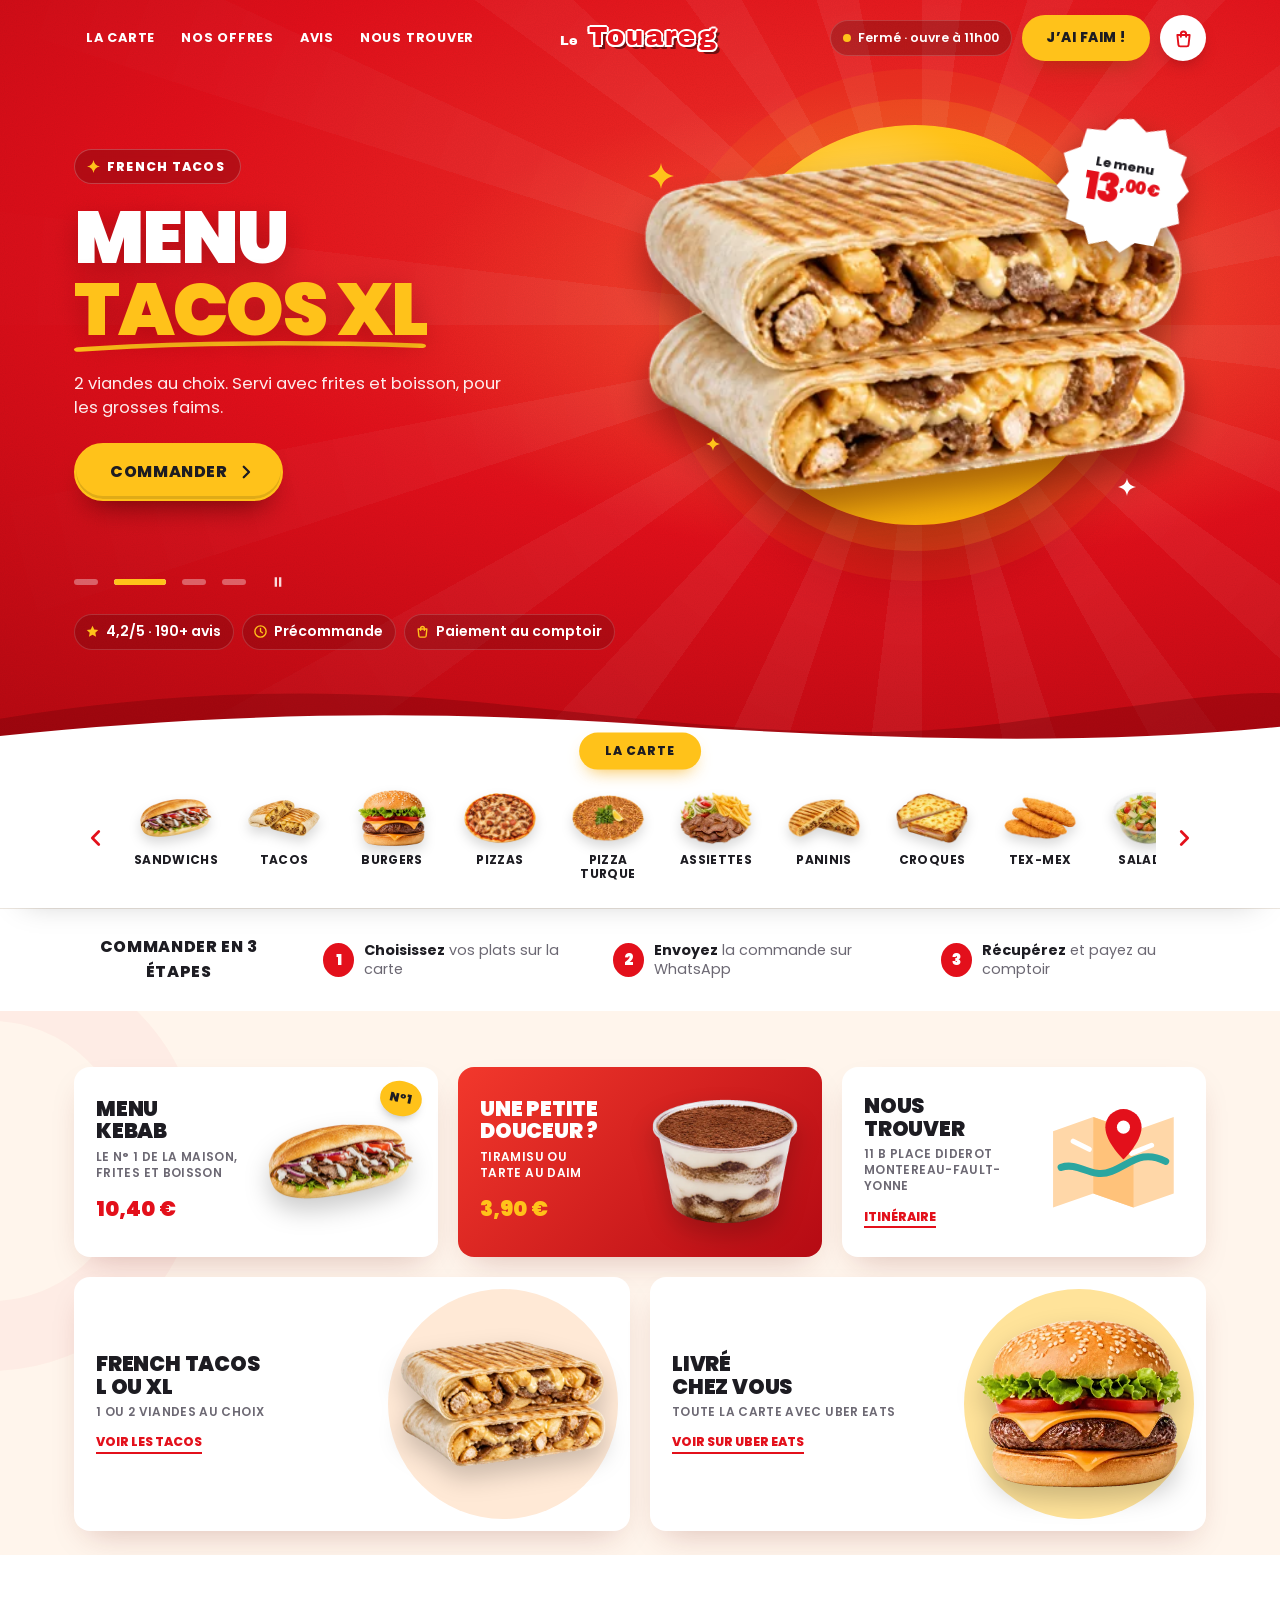
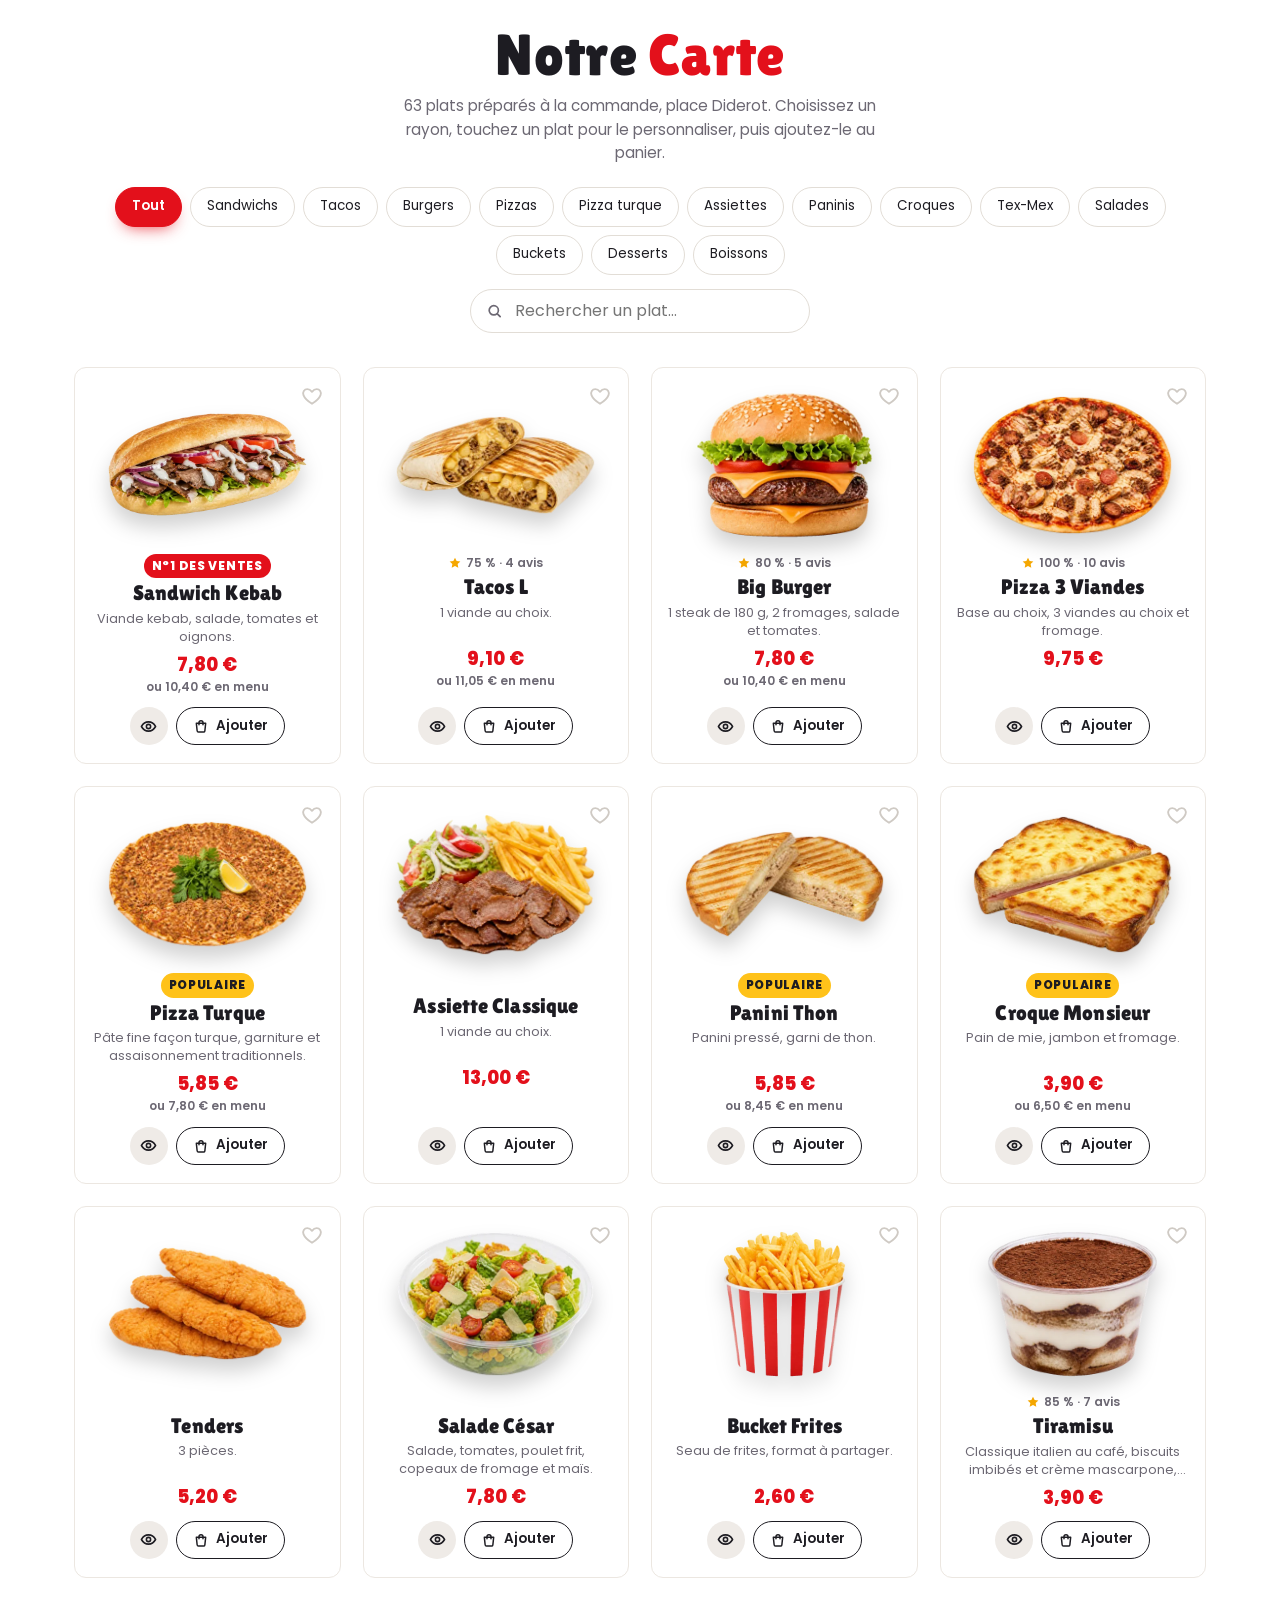
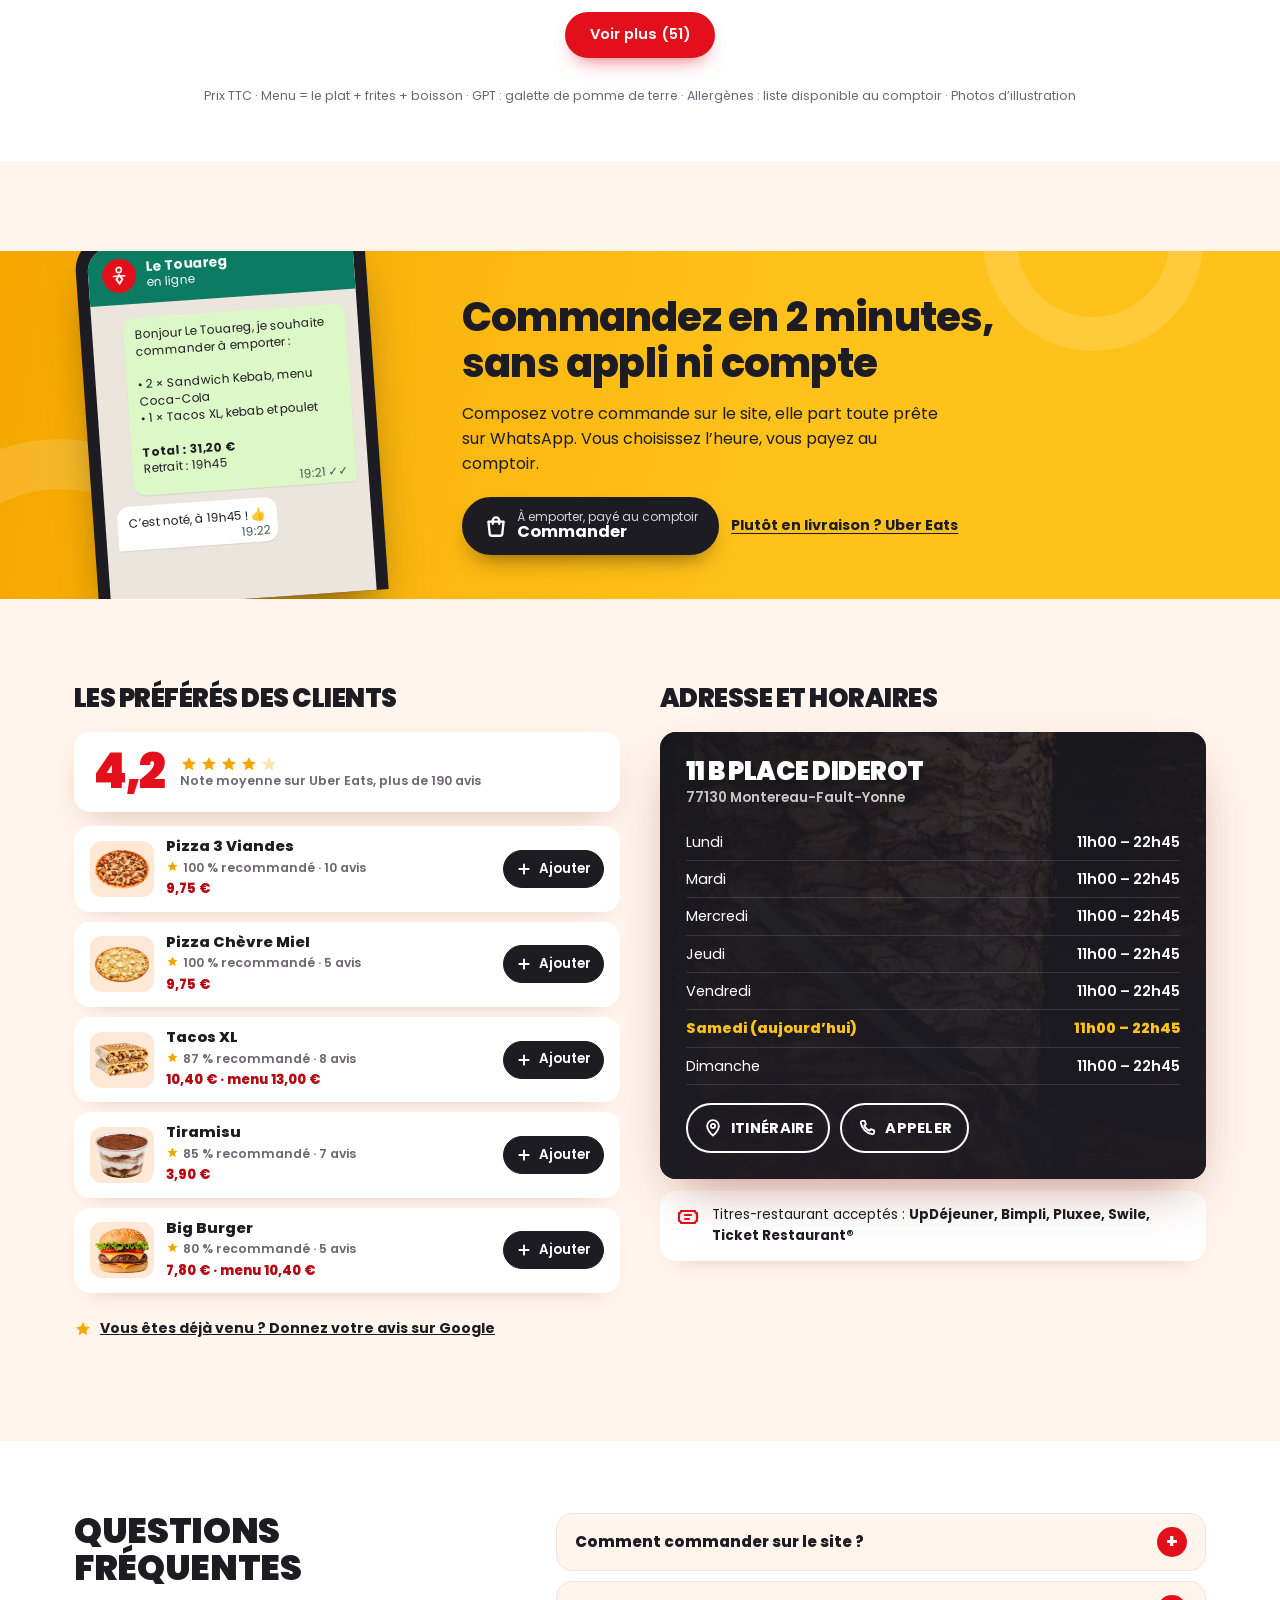
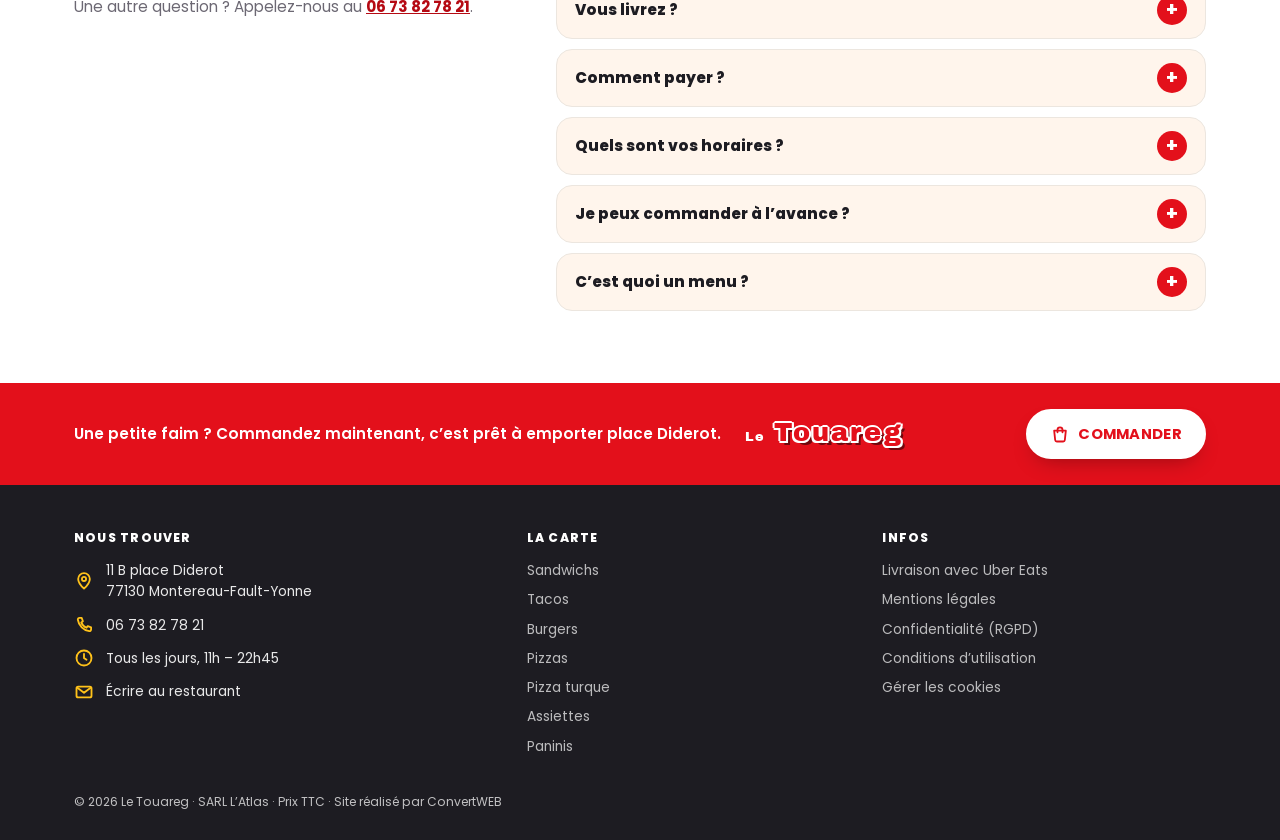
<file: index.html>
<!doctype html>
<html lang="fr">
<head>
<meta charset="utf-8">
<meta name="viewport" content="width=device-width, initial-scale=1, viewport-fit=cover">
<title>Le Touareg Montereau · Kebab, tacos, burgers, pizzas</title>
<meta name="description" content="Kebab, French tacos, burgers et pizzas place Diderot à Montereau-Fault-Yonne. Ouvert 7j/7 de 11h à 22h45. Commandez à emporter en ligne en 2 minutes.">
<meta http-equiv="Content-Security-Policy" content="default-src 'self'; script-src 'self' https://gc.zgo.at; style-src 'self' 'unsafe-inline'; img-src 'self' data: https://*.goatcounter.com; font-src 'self'; connect-src 'self' https://*.goatcounter.com; object-src 'none'; base-uri 'self'; form-action 'self'; upgrade-insecure-requests">
<meta name="referrer" content="strict-origin-when-cross-origin">
<meta name="robots" content="index, follow, max-image-preview:large">
<meta name="theme-color" content="#e3101b">
<meta name="format-detection" content="telephone=no">
<link rel="canonical" href="https://convert-web.github.io/Touareg/">
<link rel="icon" href="assets/img/favicon.ico" sizes="32x32">
<link rel="icon" href="assets/img/favicon.svg" type="image/svg+xml">
<link rel="apple-touch-icon" href="assets/img/apple-touch-icon.png">
<link rel="manifest" href="site.webmanifest">

<meta property="og:type" content="restaurant.restaurant">
<meta property="og:locale" content="fr_FR">
<meta property="og:site_name" content="Le Touareg">
<meta property="og:title" content="Le Touareg · Kebab, tacos, burgers & pizzas à Montereau">
<meta property="og:description" content="Place Diderot à Montereau-Fault-Yonne. Ouvert 7j/7 de 11h à 22h45. Commandez à emporter en 2 minutes.">
<meta property="og:url" content="https://convert-web.github.io/Touareg/">
<meta property="og:image" content="https://convert-web.github.io/Touareg/assets/img/og-image.jpg">
<meta property="og:image:type" content="image/jpeg">
<meta property="og:image:width" content="1200">
<meta property="og:image:height" content="630">
<meta property="og:image:alt" content="Sandwich kebab du Touareg sur fond rouge, menu à 10,40 €">
<meta name="twitter:card" content="summary_large_image">
<meta name="twitter:title" content="Le Touareg · Kebab, tacos, burgers & pizzas à Montereau">
<meta name="twitter:description" content="Place Diderot à Montereau-Fault-Yonne. Ouvert 7j/7 de 11h à 22h45.">
<meta name="twitter:image" content="https://convert-web.github.io/Touareg/assets/img/og-image.jpg">
<meta name="twitter:image:alt" content="Sandwich kebab du Touareg sur fond rouge, menu à 10,40 €">

<link rel="preload" href="assets/fonts/poppins-900.woff2" as="font" type="font/woff2" crossorigin>
<link rel="preload" href="assets/fonts/poppins-400.woff2" as="font" type="font/woff2" crossorigin>
<link rel="preload" href="assets/fonts/poppins-800.woff2" as="font" type="font/woff2" crossorigin>
<link rel="preload" as="image" href="assets/img/plats/kebab-420.webp" imagesrcset="assets/img/plats/kebab-160.webp 160w, assets/img/plats/kebab-420.webp 420w, assets/img/plats/kebab-600.webp 600w, assets/img/plats/kebab-840.webp 840w" imagesizes="(min-width: 768px) 560px, 300px" fetchpriority="high">
<link rel="stylesheet" href="assets/css/site.css?v=20261102a">

<script type="application/ld+json">
{
  "@context": "https://schema.org",
  "@type": "Restaurant",
  "name": "Le Touareg",
  "url": "https://convert-web.github.io/Touareg/",
  "image": "https://convert-web.github.io/Touareg/assets/img/og-image.jpg",
  "servesCuisine": ["Kebab", "French tacos", "Burgers", "Pizzas", "Sandwichs"],
  "priceRange": "€",
  "telephone": "+33 6 73 82 78 21",
  "address": {
    "@type": "PostalAddress",
    "streetAddress": "11 B place Diderot",
    "postalCode": "77130",
    "addressLocality": "Montereau-Fault-Yonne",
    "addressRegion": "Seine-et-Marne",
    "addressCountry": "FR"
  },
  "openingHoursSpecification": [{
    "@type": "OpeningHoursSpecification",
    "dayOfWeek": ["Monday", "Tuesday", "Wednesday", "Thursday", "Friday", "Saturday", "Sunday"],
    "opens": "11:00",
    "closes": "22:45"
  }],
  "hasMenu": "https://convert-web.github.io/Touareg/#carte",
  "acceptsReservations": false,
  "paymentAccepted": "Espèces, Carte bancaire, Titres-restaurant",
  "sameAs": ["https://www.ubereats.com/fr/store/le-touareg/Fxfsm_SqW_-STqValFyyPA"]
}
</script>
<script type="application/ld+json">
{
  "@context": "https://schema.org",
  "@type": "FAQPage",
  "mainEntity": [
    {"@type": "Question", "name": "Comment commander sur le site ?", "acceptedAnswer": {"@type": "Answer", "text": "Choisissez vos plats sur la carte, ouvrez le panier, indiquez votre prénom et l’heure de retrait. WhatsApp s’ouvre avec votre commande déjà écrite : appuyez sur Envoyer. Pas besoin de compte ni d’application à installer."}},
    {"@type": "Question", "name": "Vous livrez ?", "acceptedAnswer": {"@type": "Answer", "text": "Oui, avec Uber Eats. Sur ce site, les commandes sont à emporter : vous venez les chercher au 11 B place Diderot à Montereau-Fault-Yonne."}},
    {"@type": "Question", "name": "Comment payer ?", "acceptedAnswer": {"@type": "Answer", "text": "Vous payez au comptoir en récupérant votre commande. Les titres-restaurant sont acceptés : UpDéjeuner, Bimpli, Pluxee, Swile et Ticket Restaurant®."}},
    {"@type": "Question", "name": "Quels sont vos horaires ?", "acceptedAnswer": {"@type": "Answer", "text": "Tous les jours, de 11h à 22h45, midi et soir sans interruption."}},
    {"@type": "Question", "name": "Je peux commander à l’avance ?", "acceptedAnswer": {"@type": "Answer", "text": "Oui. Dans le panier, choisissez l’heure de retrait qui vous arrange, même pour plus tard dans la journée ou le lendemain si nous sommes fermés."}},
    {"@type": "Question", "name": "C’est quoi un menu ?", "acceptedAnswer": {"@type": "Answer", "text": "Le plat avec des frites et une boisson au choix : Coca-Cola, Pepsi ou Lipton Ice Tea. Sandwichs, tacos, burgers, pizzas turques, paninis et croques existent en menu."}}
  ]
}
</script>
</head>
<body>

<!-- Icônes -->
<svg width="0" height="0" style="position:absolute" aria-hidden="true">
  <symbol id="i-plus" viewBox="0 0 24 24"><path d="M12 5v14M5 12h14" stroke="currentColor" stroke-width="2.8" stroke-linecap="round" fill="none"/></symbol>
  <symbol id="i-sac" viewBox="0 0 24 24"><path d="M5 8h14l-1.2 11.2a2 2 0 0 1-2 1.8H8.2a2 2 0 0 1-2-1.8L5 8Z" fill="none" stroke="currentColor" stroke-width="2.2" stroke-linejoin="round"/><path d="M9 10V7a3 3 0 0 1 6 0v3" fill="none" stroke="currentColor" stroke-width="2.2" stroke-linecap="round"/></symbol>
  <symbol id="i-whatsapp" viewBox="0 0 24 24"><path fill="currentColor" d="M12.04 2a9.93 9.93 0 0 0-8.5 15.07L2 22l5.08-1.5A9.94 9.94 0 1 0 12.04 2Zm0 18.13a8.2 8.2 0 0 1-4.2-1.15l-.3-.18-3.02.89.9-2.94-.2-.31a8.2 8.2 0 1 1 6.82 3.69Zm4.5-6.14c-.25-.12-1.46-.72-1.69-.8-.23-.08-.39-.12-.56.12-.16.25-.64.8-.79.97-.14.16-.29.18-.54.06a6.7 6.7 0 0 1-1.97-1.22 7.4 7.4 0 0 1-1.37-1.7c-.14-.25 0-.38.11-.5l.37-.43c.12-.14.16-.25.25-.41.08-.16.04-.31-.02-.43-.06-.12-.56-1.34-.76-1.84-.2-.48-.4-.41-.56-.42h-.47a.9.9 0 0 0-.66.31 2.76 2.76 0 0 0-.86 2.05 4.8 4.8 0 0 0 1 2.55 11 11 0 0 0 4.2 3.71c.59.25 1.04.4 1.4.52.59.19 1.12.16 1.55.1.47-.07 1.46-.6 1.66-1.17.2-.58.2-1.07.15-1.17-.06-.1-.22-.17-.47-.29Z"/></symbol>
  <symbol id="i-tel" viewBox="0 0 24 24"><path d="M6.6 3.5h2.6l1.5 4-2 1.4a11 11 0 0 0 6.4 6.4l1.4-2 4 1.5v2.6a2 2 0 0 1-2.2 2A16.5 16.5 0 0 1 4.6 5.7a2 2 0 0 1 2-2.2Z" fill="none" stroke="currentColor" stroke-width="2.2" stroke-linejoin="round"/></symbol>
  <symbol id="i-scooter" viewBox="0 0 24 24"><g fill="none" stroke="currentColor" stroke-width="2.2" stroke-linecap="round" stroke-linejoin="round"><circle cx="6" cy="17" r="2.5"/><circle cx="18" cy="17" r="2.5"/><path d="M8.5 17h7M15 17l-1.5-7H11M13.5 10h3l1.5 4.5M4 13h5l1.5 4"/><path d="M3 8h6"/></g></symbol>
  <symbol id="i-horloge" viewBox="0 0 24 24"><g fill="none" stroke="currentColor" stroke-width="2.2" stroke-linecap="round"><circle cx="12" cy="12" r="9"/><path d="M12 7v5l3 2"/></g></symbol>
  <symbol id="i-lieu" viewBox="0 0 24 24"><g fill="none" stroke="currentColor" stroke-width="2.2"><path d="M12 21s-7-6.2-7-11.5a7 7 0 0 1 14 0C19 14.8 12 21 12 21Z" stroke-linejoin="round"/><circle cx="12" cy="9.5" r="2.5"/></g></symbol>
  <symbol id="i-etoile" viewBox="0 0 24 24"><path fill="currentColor" d="m12 2.8 2.8 5.9 6.4.8-4.7 4.4 1.2 6.4L12 17.1l-5.7 3.2 1.2-6.4L2.8 9.5l6.4-.8L12 2.8Z"/></symbol>
  <symbol id="i-ticket" viewBox="0 0 24 24"><path d="M3 8a2 2 0 0 0 2-2h14a2 2 0 0 0 2 2v8a2 2 0 0 0-2 2H5a2 2 0 0 0-2-2V8Z" fill="none" stroke="currentColor" stroke-width="2.2" stroke-linejoin="round"/><path d="M9 10h6M9 14h4" stroke="currentColor" stroke-width="2.2" stroke-linecap="round"/></symbol>
  <symbol id="i-check" viewBox="0 0 24 24"><path d="m5 12.5 4.5 4.5L19 7.5" fill="none" stroke="currentColor" stroke-width="2.8" stroke-linecap="round" stroke-linejoin="round"/></symbol>
  <symbol id="i-fermer" viewBox="0 0 24 24"><path d="M6 6l12 12M18 6 6 18" stroke="currentColor" stroke-width="2.6" stroke-linecap="round"/></symbol>
  <symbol id="i-menu" viewBox="0 0 24 24"><path d="M4 7h16M4 12h16M4 17h16" stroke="currentColor" stroke-width="2.6" stroke-linecap="round"/></symbol>
  <symbol id="i-oeil" viewBox="0 0 24 24"><g fill="none" stroke="currentColor" stroke-width="2.2"><path d="M2 12s3.6-6.5 10-6.5S22 12 22 12s-3.6 6.5-10 6.5S2 12 2 12Z" stroke-linejoin="round"/><circle cx="12" cy="12" r="3"/></g></symbol>
  <symbol id="i-coeur" viewBox="0 0 24 24"><path d="M12 20.5s-7.5-4.6-9.3-9.4C1.4 7.6 3.6 4.5 6.9 4.5c2.1 0 3.6 1.1 5.1 3 1.5-1.9 3-3 5.1-3 3.3 0 5.5 3.1 4.2 6.6-1.8 4.8-9.3 9.4-9.3 9.4Z" stroke="currentColor" stroke-width="2" stroke-linejoin="round"/></symbol>
  <symbol id="i-maison" viewBox="0 0 24 24"><path d="M3.5 11 12 4l8.5 7M6 9.5V20h4.5v-5.5h3V20H18V9.5" fill="none" stroke="currentColor" stroke-width="2.2" stroke-linecap="round" stroke-linejoin="round"/></symbol>
  <symbol id="i-liste" viewBox="0 0 24 24"><g fill="none" stroke="currentColor" stroke-width="2.2" stroke-linecap="round"><path d="M9 6h11M9 12h11M9 18h11"/><circle cx="4.5" cy="6" r="1.2" fill="currentColor"/><circle cx="4.5" cy="12" r="1.2" fill="currentColor"/><circle cx="4.5" cy="18" r="1.2" fill="currentColor"/></g></symbol>
  <symbol id="i-mail" viewBox="0 0 24 24"><g fill="none" stroke="currentColor" stroke-width="2.2" stroke-linejoin="round"><rect x="3" y="5.5" width="18" height="13" rx="2"/><path d="m4 7 8 6 8-6" stroke-linecap="round"/></g></symbol>
  <symbol id="i-loupe" viewBox="0 0 24 24"><g fill="none" stroke="currentColor" stroke-width="2.4" stroke-linecap="round"><circle cx="11" cy="11" r="6.5"/><path d="m16 16 4 4"/></g></symbol>
  <symbol id="i-gauche" viewBox="0 0 24 24"><path d="m15 5-7 7 7 7" fill="none" stroke="currentColor" stroke-width="3" stroke-linecap="round" stroke-linejoin="round"/></symbol>
  <symbol id="i-droite" viewBox="0 0 24 24"><path d="m9 5 7 7-7 7" fill="none" stroke="currentColor" stroke-width="3" stroke-linecap="round" stroke-linejoin="round"/></symbol>
  <symbol id="i-embleme" viewBox="0 0 32 44"><circle cx="16" cy="8.5" r="6" fill="none" stroke="currentColor" stroke-width="3.6"/><path d="M3 22.5h26" stroke="currentColor" stroke-width="3.6" stroke-linecap="round"/><path fill="currentColor" fill-rule="evenodd" d="M16 16.5 25.5 30 16 43.5 6.5 30Zm0 7.5-4.2 6 4.2 6 4.2-6Z"/></symbol>
  <symbol id="i-etincelle" viewBox="0 0 24 24"><path d="M12 0c.9 6.4 4.6 10.6 12 12-7.4 1.4-11.1 5.6-12 12-.9-6.4-4.6-10.6-12-12C7.4 10.6 11.1 6.4 12 0z" fill="currentColor"/></symbol>
  <symbol id="i-pause" viewBox="0 0 24 24"><path d="M7 5h3.5v14H7zM13.5 5H17v14h-3.5z" fill="currentColor"/></symbol>
  <symbol id="i-lecture" viewBox="0 0 24 24"><path d="M8 5.5v13a1 1 0 0 0 1.5.86l10.2-6.5a1 1 0 0 0 0-1.72L9.5 4.64A1 1 0 0 0 8 5.5z" fill="currentColor"/></symbol>
  <symbol id="i-fleche-courbe" viewBox="0 0 80 60"><path d="M6 50C14 22 36 10 64 12" fill="none" stroke="currentColor" stroke-width="7" stroke-linecap="round"/><path d="M52 2l16 10-14 13" fill="none" stroke="currentColor" stroke-width="7" stroke-linecap="round" stroke-linejoin="round"/></symbol>
</svg>

<a class="sr" href="#carte">Aller à la carte</a>

<!-- EN-TÊTE -->
<header class="entete" id="entete">
  <div class="wrap entete-wrap">
    <a class="logo" href="#haut" aria-label="Le Touareg, retour en haut">
      <span class="logo-nom"><span class="logo-le">Le</span> <span class="logo-mot">Touareg</span></span>
    </a>
    <nav class="nav" aria-label="Navigation principale">
      <a href="#carte">La carte</a>
      <a href="#offres">Nos offres</a>
      <a href="#avis">Avis</a>
      <a href="#infos">Nous trouver</a>
    </nav>
    <div class="entete-actions">
      <span class="statut" data-statut>Horaires</span>
      <a class="btn btn-faim grand-ecran" href="#carte">J’ai faim !</a>
      <button class="rond rond-panier grand-ecran" type="button" data-ouvrir-panier aria-label="Ouvrir le panier">
        <svg aria-hidden="true"><use href="#i-sac"/></svg>
        <span class="compteur" data-compteur>0</span>
      </button>
    </div>
  </div>
</header>

<main id="haut">

  <!-- HERO ROUGE -->
  <section class="hero" aria-roledescription="carrousel" aria-label="Nos spécialités">
    <h1 class="invisible">Le Touareg, kebab, tacos, burgers et pizzas à Montereau-Fault-Yonne</h1>
    <div class="hero-deco" aria-hidden="true"><span class="hero-rayons"></span><span class="hero-grain"></span></div>
    <div class="wrap">
      <div class="diapos" data-diapos></div>
      <div class="hero-commandes">
        <div class="points" role="tablist" aria-label="Choisir une spécialité" data-points></div>
        <button class="hero-pause" type="button" data-pause aria-label="Mettre en pause le défilement"><svg aria-hidden="true"><use href="#i-pause"/></svg></button>
      </div>
      <ul class="rassure">
        <li><svg aria-hidden="true"><use href="#i-etoile"/></svg>4,2/5 · 190+ avis</li>
        <li><svg aria-hidden="true"><use href="#i-horloge"/></svg><span data-delai>Prêt en ~20 min</span></li>
        <li><svg aria-hidden="true"><use href="#i-sac"/></svg>Paiement au comptoir</li>
      </ul>
    </div>
    <svg class="hero-dunes" viewBox="0 0 1440 120" preserveAspectRatio="none" aria-hidden="true">
      <path class="dune-1" d="M0 70C180 30 360 20 560 48s380 60 560 30 260-50 320-46V120H0z"/>
      <path class="dune-2" d="M0 96c240-34 470-40 720-18s500 34 720 4V120H0z"/>
    </svg>
  </section>

  <!-- BARRE DES RAYONS -->
  <section class="rayons" aria-label="Rayons de la carte">
    <span class="pilule">La carte</span>
    <div class="wrap rayons-wrap">
      <button class="fleche" type="button" data-defiler="-1" aria-label="Rayons précédents"><svg aria-hidden="true"><use href="#i-gauche"/></svg></button>
      <div class="rayons-liste" data-rayons role="tablist" aria-label="Rayons"></div>
      <button class="fleche" type="button" data-defiler="1" aria-label="Rayons suivants"><svg aria-hidden="true"><use href="#i-droite"/></svg></button>
    </div>
  </section>

  <!-- COMMENT ÇA MARCHE -->
  <section class="etapes" aria-labelledby="titre-etapes">
    <div class="wrap">
      <h2 class="etapes-titre" id="titre-etapes">Commander en 3 étapes</h2>
      <ol class="etapes-liste">
        <li><span class="etape-num" aria-hidden="true">1</span><span><b>Choisissez</b> vos plats sur la carte</span></li>
        <li><span class="etape-num" aria-hidden="true">2</span><span><b>Envoyez</b> la commande sur WhatsApp</span></li>
        <li><span class="etape-num" aria-hidden="true">3</span><span><b>Récupérez</b> et payez au comptoir</span></li>
      </ol>
    </div>
  </section>

  <!-- OFFRES (cartes) -->
  <section class="offres fond-creme" id="offres" aria-labelledby="titre-offres">
    <div class="wrap">
      <h2 class="sr" id="titre-offres">Nos offres</h2>
      <div class="cartes-offres">
        <article class="offre" data-ouvrir-plat="kebab" data-formule="menu">
          <div class="offre-texte">
            <h3>Menu<br>Kebab</h3>
            <p>Le n° 1 de la maison,<br>frites et boisson</p>
            <strong class="offre-prix" data-prix-de="kebab" data-formule-prix="menu">10,40 €</strong>
          </div>
          <img src="assets/img/plats/kebab-420.webp" srcset="assets/img/plats/kebab-160.webp 160w, assets/img/plats/kebab-420.webp 420w, assets/img/plats/kebab-600.webp 600w, assets/img/plats/kebab-840.webp 840w" sizes="(min-width: 1024px) 180px, 40vw" alt="Menu sandwich kebab" width="420" height="223" loading="lazy" decoding="async">
          <span class="sticker">N°1</span>
          <button class="sr" type="button" data-plat="kebab">Commander le menu kebab</button>
        </article>
        <article class="offre offre-rouge" data-aller-rayon="desserts">
          <div class="offre-texte">
            <h3>Une petite<br>douceur ?</h3>
            <p>Tiramisu ou<br>tarte au Daim</p>
            <strong class="offre-prix" data-prix-de="tiramisu">3,90 €</strong>
          </div>
          <img src="assets/img/plats/tiramisu-420.webp" srcset="assets/img/plats/tiramisu-160.webp 160w, assets/img/plats/tiramisu-420.webp 420w, assets/img/plats/tiramisu-600.webp 600w, assets/img/plats/tiramisu-840.webp 840w" sizes="(min-width: 1024px) 180px, 40vw" alt="Part de tiramisu" width="420" height="360" loading="lazy" decoding="async">
          <button class="sr" type="button" data-aller-rayon="desserts">Voir les desserts</button>
        </article>
        <a class="offre" href="https://www.google.com/maps/search/?api=1&query=Le+Touareg+11+B+place+Diderot+77130+Montereau-Fault-Yonne" target="_blank" rel="noopener">
          <div class="offre-texte">
            <h3>Nous<br>trouver</h3>
            <p>11 B place Diderot<br>Montereau-Fault-Yonne</p>
            <span class="offre-lien">Itinéraire</span>
          </div>
          <svg class="carte-illu" viewBox="0 0 140 120" role="img" aria-label="Plan avec repère">
            <path d="M10 30 50 16l40 14 40-14v76l-40 14-40-14-40 14Z" fill="#ffd7a8"/>
            <path d="M50 16v76l40 14V30Z" fill="#ffc27a"/>
            <path d="M18 66c18-6 30 12 50 4s30-22 54-10" fill="none" stroke="#2aa6a0" stroke-width="7" stroke-linecap="round"/>
            <path d="M30 40l16 8M88 52l20-8" stroke="#fff" stroke-width="5" stroke-linecap="round"/>
            <path d="M80 8a18 18 0 0 0-18 18c0 15 18 32 18 32s18-17 18-32A18 18 0 0 0 80 8Z" fill="#e3101b"/>
            <circle cx="80" cy="26" r="6.5" fill="#fff"/>
          </svg>
        </a>
        <article class="offre offre-large" data-aller-rayon="tacos">
          <div class="offre-texte">
            <h3>French tacos<br>L ou XL</h3>
            <p>1 ou 2 viandes au choix</p>
            <span class="offre-lien">Voir les tacos</span>
          </div>
          <div class="offre-rond"><img src="assets/img/plats/tacos-xl-420.webp" srcset="assets/img/plats/tacos-xl-160.webp 160w, assets/img/plats/tacos-xl-420.webp 420w, assets/img/plats/tacos-xl-600.webp 600w, assets/img/plats/tacos-xl-840.webp 840w" sizes="(min-width: 1024px) 230px, 40vw" alt="French tacos garni de viande" width="420" height="263" loading="lazy" decoding="async"></div>
          <button class="sr" type="button" data-aller-rayon="tacos">Voir les tacos</button>
        </article>
        <a class="offre offre-large" href="https://www.ubereats.com/fr/store/le-touareg/Fxfsm_SqW_-STqValFyyPA" target="_blank" rel="noopener">
          <div class="offre-texte">
            <h3>Livré<br>chez vous</h3>
            <p>Toute la carte avec Uber Eats</p>
            <span class="offre-lien">Voir sur Uber Eats</span>
          </div>
          <div class="offre-rond offre-rond-jaune"><img src="assets/img/plats/big-burger-420.webp" srcset="assets/img/plats/big-burger-160.webp 160w, assets/img/plats/big-burger-420.webp 420w, assets/img/plats/big-burger-600.webp 600w, assets/img/plats/big-burger-840.webp 840w" sizes="(min-width: 1024px) 230px, 40vw" alt="Big burger" width="420" height="348" loading="lazy" decoding="async"></div>
        </a>
      </div>
    </div>
  </section>

  <!-- LA CARTE -->
  <section class="carte" id="carte" aria-labelledby="titre-carte">
    <div class="wrap">
      <div class="carte-tete">
        <h2 class="titre-carte" id="titre-carte">Notre <em>Carte</em></h2>
        <p>63 plats préparés à la commande, place Diderot. Choisissez un rayon, touchez un plat pour le personnaliser, puis ajoutez-le au panier.</p>
      </div>
      <div class="reprise-zone" data-reprise hidden></div>
      <div class="filtres" role="tablist" aria-label="Filtrer la carte" data-filtres></div>
      <label class="recherche">
        <span class="sr">Rechercher un plat</span>
        <svg aria-hidden="true"><use href="#i-loupe"/></svg>
        <input type="search" id="recherche" placeholder="Rechercher un plat…" autocomplete="off" data-recherche>
      </label>
      <div class="grille-plats" data-carte aria-live="polite"></div>
      <div class="vide" data-vide hidden><strong>Aucun plat trouvé</strong>Essayez un autre mot, par exemple « poulet » ou « tacos ».</div>
      <div class="voir-plus"><button class="btn" type="button" data-voir-plus hidden>Voir plus</button></div>
      <p class="carte-pied">Prix TTC · Menu = le plat + frites + boisson · GPT : galette de pomme de terre · Allergènes : liste disponible au comptoir · Photos d’illustration</p>
    </div>
  </section>

  <!-- BANDEAU JAUNE -->
  <section class="bandeau-jaune" aria-labelledby="titre-whatsapp">
    <div class="bj-deco" aria-hidden="true"><i></i><i></i></div>
    <div class="wrap bj-wrap">
      <div class="telephone" aria-hidden="true">
        <div class="tel-ecran">
          <div class="tel-barre"><span class="tel-avatar"><svg><use href="#i-embleme"/></svg></span><span><b>Le Touareg</b><small>en ligne</small></span></div>
          <div class="tel-fil">
            <div class="bulle">Bonjour Le Touareg, je souhaite commander à emporter :<br><br>• 2 × Sandwich Kebab, menu Coca-Cola<br>• 1 × Tacos XL, kebab et poulet<br><br><b>Total : 31,20 €</b><br>Retrait : 19h45<span class="heure">19:21 ✓✓</span></div>
            <div class="bulle bulle-recue">C’est noté, à 19h45 ! 👍<span class="heure">19:22</span></div>
          </div>
        </div>
      </div>
      <div class="bj-texte">
        <h2 id="titre-whatsapp">Commandez en 2 minutes,<br>sans appli ni compte</h2>
        <p>Composez votre commande sur le site, elle part toute prête sur WhatsApp. Vous choisissez l’heure, vous payez au comptoir.</p>
        <div class="bj-boutons">
          <a class="btn btn-noir" href="#carte"><svg aria-hidden="true"><use href="#i-sac"/></svg><span><small>À emporter, payé au comptoir</small>Commander</span></a>
          <a class="lien-sobre" href="https://www.ubereats.com/fr/store/le-touareg/Fxfsm_SqW_-STqValFyyPA" target="_blank" rel="noopener">Plutôt en livraison ? Uber Eats</a>
        </div>
      </div>
    </div>
  </section>

  <!-- AVIS + INFOS -->
  <section class="duo fond-creme" aria-label="Avis et horaires">
    <div class="wrap duo-grille">
      <div class="duo-col" id="avis">
        <h2 class="duo-titre">Les préférés des clients</h2>
        <div class="note-globale">
          <strong>4,2</strong>
          <div><span class="etoiles" aria-hidden="true"><svg><use href="#i-etoile"/></svg><svg><use href="#i-etoile"/></svg><svg><use href="#i-etoile"/></svg><svg><use href="#i-etoile"/></svg><svg class="pale"><use href="#i-etoile"/></svg></span>
          <small>Note moyenne sur Uber Eats, plus de 190 avis</small></div>
        </div>
        <ul class="favoris-clients" data-palmares></ul>
        <a class="lien-avis" href="https://www.google.com/maps/search/?api=1&amp;query=Le+Touareg+11+B+place+Diderot+77130+Montereau-Fault-Yonne" target="_blank" rel="noopener" data-suivi="avis-google"><svg aria-hidden="true"><use href="#i-etoile"/></svg>Vous êtes déjà venu ? Donnez votre avis sur Google</a>
      </div>
      <div class="duo-col" id="infos">
        <h2 class="duo-titre">Adresse et horaires</h2>
        <div class="infos-carte">
          <img src="assets/img/broche-900.webp" srcset="assets/img/broche-900.webp 900w, assets/img/broche-1600.webp 1600w" sizes="(min-width: 900px) 560px, 100vw" alt="Broche de viande kebab en cuisson" width="900" height="1350" loading="lazy" decoding="async">
          <div class="infos-contenu">
            <address>11 B place Diderot<small>77130 Montereau-Fault-Yonne</small></address>
            <table class="horaires" data-horaires><caption class="sr">Horaires d’ouverture</caption><tbody></tbody></table>
            <div class="infos-boutons">
              <a class="btn btn-contour" href="https://www.google.com/maps/search/?api=1&query=Le+Touareg+11+B+place+Diderot+77130+Montereau-Fault-Yonne" target="_blank" rel="noopener"><svg aria-hidden="true"><use href="#i-lieu"/></svg>Itinéraire</a>
              <a class="btn btn-contour" href="tel:+33673827821"><svg aria-hidden="true"><use href="#i-tel"/></svg>Appeler</a>
            </div>
          </div>
        </div>
        <div class="titres"><svg aria-hidden="true"><use href="#i-ticket"/></svg><span>Titres-restaurant acceptés : <b data-titres></b></span></div>
      </div>
    </div>
  </section>

  <!-- QUESTIONS FRÉQUENTES -->
  <section class="faq" id="faq" aria-labelledby="titre-faq">
    <div class="wrap faq-wrap">
      <div class="faq-tete">
        <h2 id="titre-faq">Questions fréquentes</h2>
        <p>Une autre question ? Appelez-nous au <a href="tel:+33673827821">06 73 82 78 21</a>.</p>
      </div>
      <div class="faq-liste">
        <details><summary>Comment commander sur le site ?</summary><p>Choisissez vos plats sur la carte, ouvrez le panier, indiquez votre prénom et l’heure de retrait. WhatsApp s’ouvre avec votre commande déjà écrite : appuyez sur Envoyer. Pas besoin de compte ni d’application à installer.</p></details>
        <details><summary>Vous livrez ?</summary><p>Oui, avec Uber Eats. Sur ce site, les commandes sont à emporter : vous venez les chercher au 11 B place Diderot à Montereau-Fault-Yonne.</p></details>
        <details><summary>Comment payer ?</summary><p>Vous payez au comptoir en récupérant votre commande. Les titres-restaurant sont acceptés : UpDéjeuner, Bimpli, Pluxee, Swile et Ticket Restaurant®.</p></details>
        <details><summary>Quels sont vos horaires ?</summary><p>Tous les jours, de 11h à 22h45, midi et soir sans interruption.</p></details>
        <details><summary>Je peux commander à l’avance ?</summary><p>Oui. Dans le panier, choisissez l’heure de retrait qui vous arrange, même pour plus tard dans la journée ou le lendemain si nous sommes fermés.</p></details>
        <details><summary>C’est quoi un menu ?</summary><p>Le plat avec des frites et une boisson au choix : Coca-Cola, Pepsi ou Lipton Ice Tea. Sandwichs, tacos, burgers, pizzas turques, paninis et croques existent en menu.</p></details>
      </div>
    </div>
  </section>

</main>

<!-- PIED DE PAGE -->
<footer class="pied">
  <div class="pied-rouge">
    <div class="wrap pied-rouge-wrap">
      <div class="pied-accroche">
        <span class="logo"><span class="logo-nom"><span class="logo-le">Le</span> <span class="logo-mot">Touareg</span></span></span>
        <p>Une petite faim ? Commandez maintenant, c’est prêt à emporter place Diderot.</p>
      </div>
      <a class="btn btn-blanc" href="#carte"><svg aria-hidden="true"><use href="#i-sac"/></svg>Commander</a>
    </div>
  </div>
  <div class="pied-noir">
    <div class="wrap">
      <div class="pied-cols">
        <div>
          <h2 class="pied-titre">Nous trouver</h2>
          <ul class="pied-contact">
            <li><a href="https://www.google.com/maps/search/?api=1&amp;query=Le+Touareg+11+B+place+Diderot+77130+Montereau-Fault-Yonne" target="_blank" rel="noopener"><svg aria-hidden="true"><use href="#i-lieu"/></svg><span>11 B place Diderot<br>77130 Montereau-Fault-Yonne</span></a></li>
            <li><a href="tel:+33673827821"><svg aria-hidden="true"><use href="#i-tel"/></svg><span>06 73 82 78 21</span></a></li>
            <li><span><svg aria-hidden="true"><use href="#i-horloge"/></svg><span>Tous les jours, 11h – 22h45</span></span></li>
            <li><a href="#" data-email="jamel.tp|hotmail.com"><svg aria-hidden="true"><use href="#i-mail"/></svg>Écrire au restaurant</a></li>
          </ul>
        </div>
        <div class="pied-col-carte"><h2 class="pied-titre">La carte</h2><ul data-pied-carte></ul></div>
        <div>
          <h2 class="pied-titre">Infos</h2>
          <ul>
            <li><a href="https://www.ubereats.com/fr/store/le-touareg/Fxfsm_SqW_-STqValFyyPA" target="_blank" rel="noopener">Livraison avec Uber Eats</a></li>
            <li><a href="mentions-legales.html">Mentions légales</a></li>
            <li><a href="politique-de-confidentialite.html">Confidentialité (RGPD)</a></li>
            <li><a href="cgu.html">Conditions d’utilisation</a></li>
            <li><a href="#" data-gerer-cookies>Gérer les cookies</a></li>
          </ul>
        </div>
      </div>
      <p class="pied-copy">© <span data-annee>2026</span> Le Touareg · SARL L’Atlas · Prix TTC · Site réalisé par ConvertWEB</p>
    </div>
  </div>
</footer>

<!-- Barre de navigation basse (mobile et tablette) -->
<nav class="nav-basse" aria-label="Navigation rapide">
  <a href="#haut" data-nav-basse="haut"><svg aria-hidden="true"><use href="#i-maison"/></svg><span>Accueil</span></a>
  <a href="#carte" data-nav-basse="carte"><svg aria-hidden="true"><use href="#i-liste"/></svg><span>Carte</span></a>
  <button class="nav-panier" type="button" data-ouvrir-panier aria-label="Ouvrir le panier">
    <span class="nav-panier-rond"><svg aria-hidden="true"><use href="#i-sac"/></svg><span class="compteur" data-compteur>0</span></span>
    <span class="prix" data-total-nav>Panier</span>
  </button>
  <a href="tel:+33673827821"><svg aria-hidden="true"><use href="#i-tel"/></svg><span>Appeler</span></a>
  <a href="#infos" data-nav-basse="infos"><svg aria-hidden="true"><use href="#i-lieu"/></svg><span>Infos</span></a>
</nav>

<!-- Fiche produit -->
<dialog class="fiche" id="fiche" aria-labelledby="fiche-titre">
  <form class="fiche-boite" method="dialog" data-fiche-form novalidate></form>
</dialog>

<!-- Panier -->
<dialog class="panier" id="panier" aria-labelledby="panier-titre">
  <div class="panier-boite">
    <div class="panier-tete">
      <h2 id="panier-titre">Mon panier</h2>
      <button class="rond rond-gris" type="button" data-fermer-panier aria-label="Fermer le panier"><svg aria-hidden="true"><use href="#i-fermer"/></svg></button>
    </div>
    <div class="panier-corps" data-panier-corps></div>
    <div class="panier-pied" data-panier-pied></div>
  </div>
</dialog>

<div class="toast" role="status" aria-live="polite" data-toast></div>

<script src="js/donnees.js?v=20261102a"></script>
<script src="js/site.js?v=20261102a"></script>
<script src="js/consentement.js?v=20261102a" defer></script>
</body>
</html>
</file>
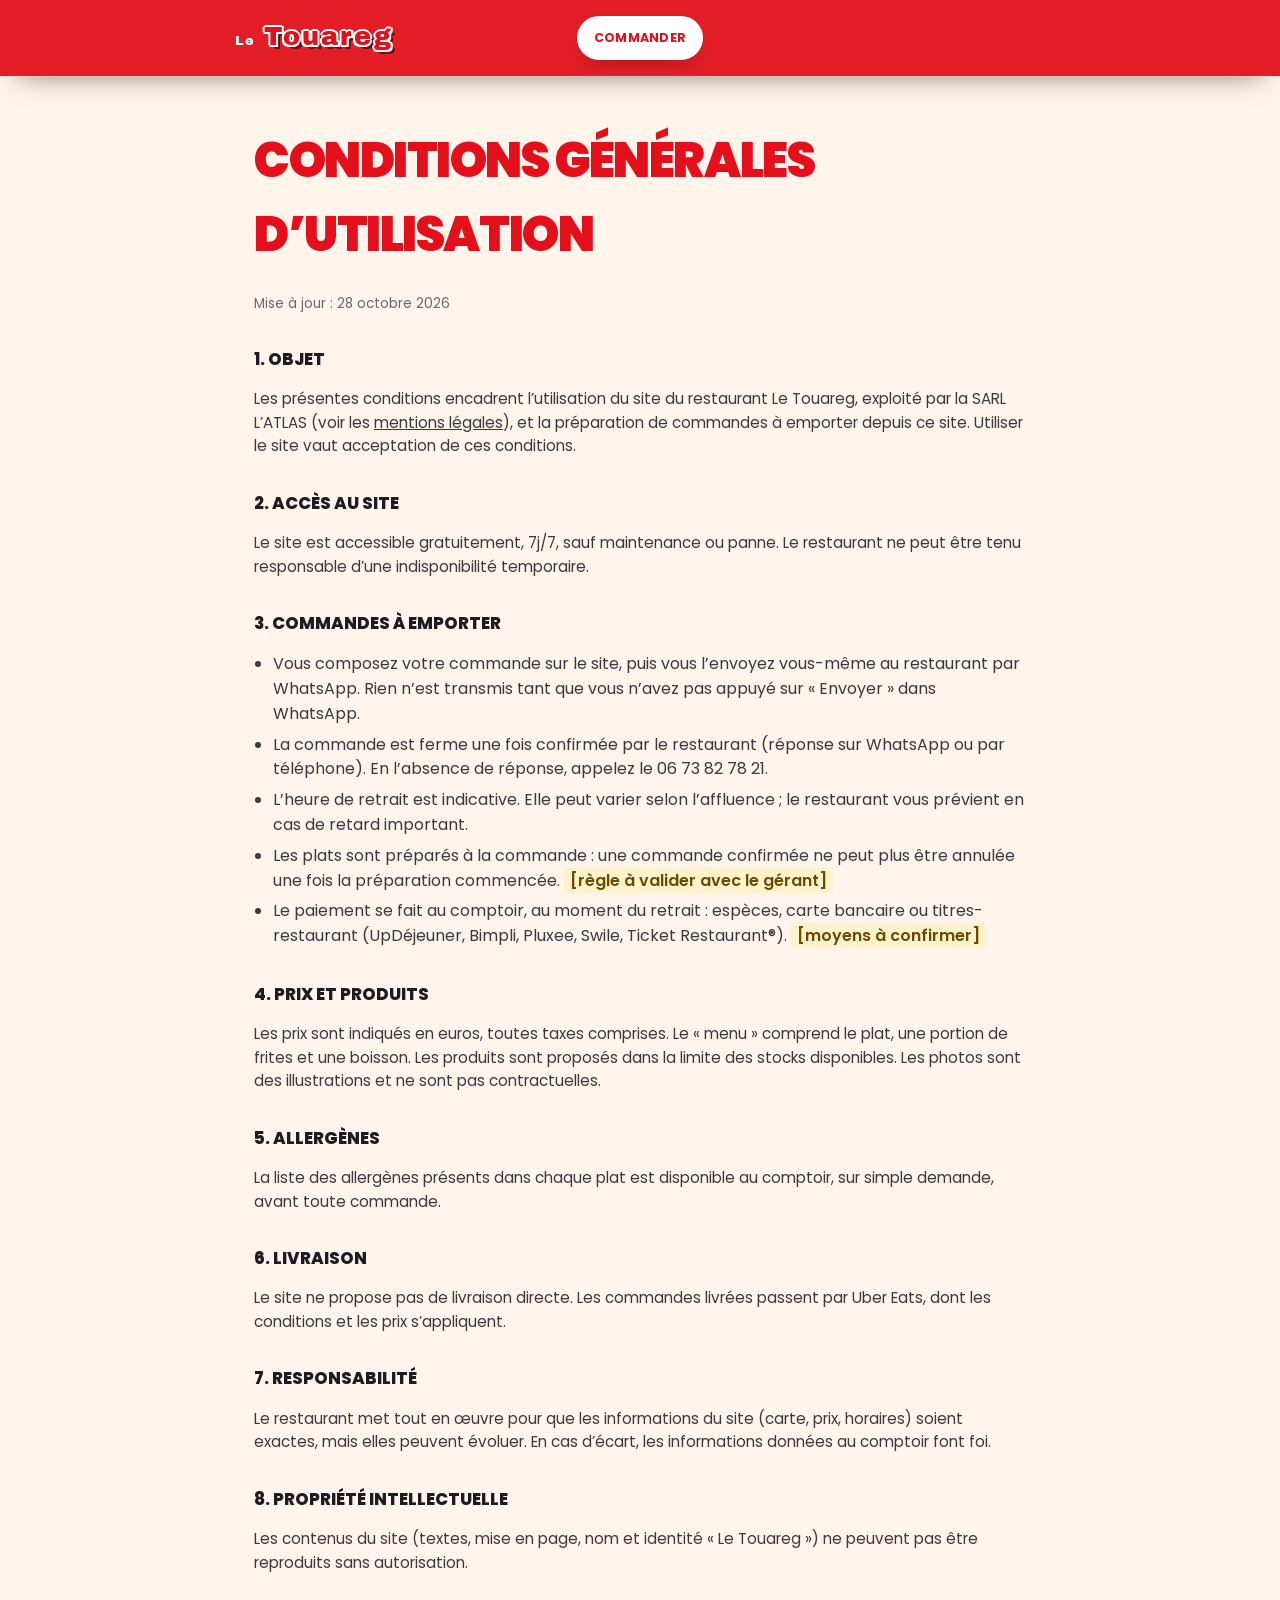
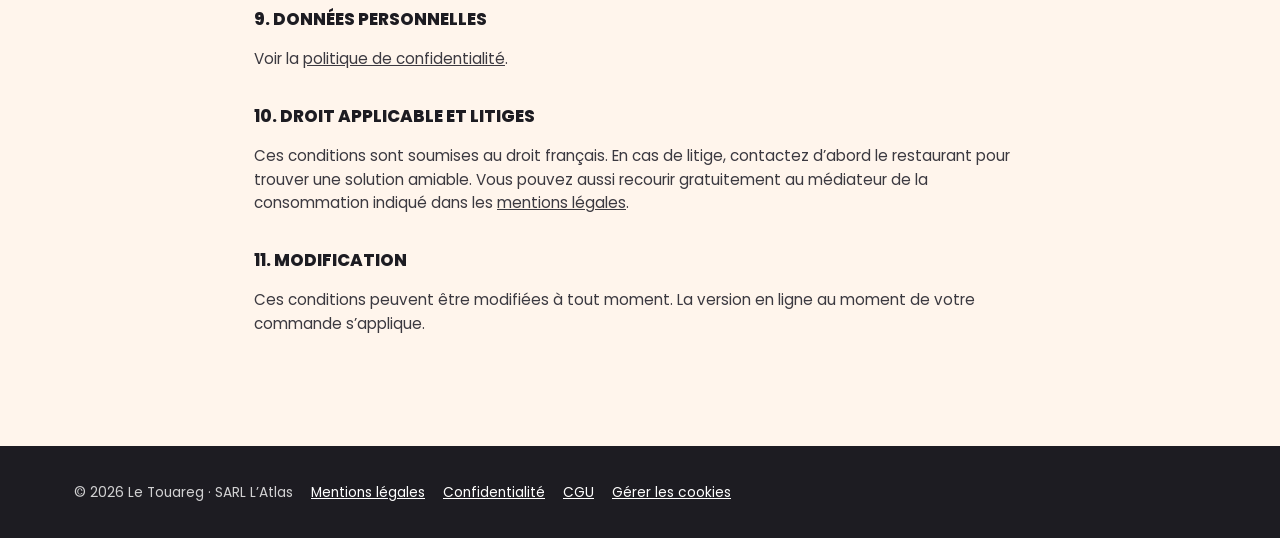
<file: cgu.html>
<!doctype html>
<html lang="fr">
<head>
<meta charset="utf-8">
<meta name="viewport" content="width=device-width, initial-scale=1, viewport-fit=cover">

<title>Conditions d’utilisation · Le Touareg Montereau</title>
<meta name="description" content="Conditions générales d’utilisation du site du Touareg et des commandes à emporter envoyées par WhatsApp.">
<meta http-equiv="Content-Security-Policy" content="default-src 'self'; script-src 'self' https://gc.zgo.at; style-src 'self' 'unsafe-inline'; img-src 'self' data: https://*.goatcounter.com; font-src 'self'; connect-src 'self' https://*.goatcounter.com; object-src 'none'; base-uri 'self'; form-action 'self'; upgrade-insecure-requests">
<meta name="referrer" content="strict-origin-when-cross-origin">
<meta name="robots" content="index, follow">
<meta name="theme-color" content="#e3101b">
<link rel="canonical" href="https://convert-web.github.io/Touareg/cgu.html">
<link rel="icon" href="assets/img/favicon.ico" sizes="32x32">
<link rel="icon" href="assets/img/favicon.svg" type="image/svg+xml">
<link rel="apple-touch-icon" href="assets/img/apple-touch-icon.png">
<meta property="og:type" content="website">
<meta property="og:locale" content="fr_FR">
<meta property="og:site_name" content="Le Touareg">
<meta property="og:title" content="Conditions d’utilisation · Le Touareg Montereau">
<meta property="og:description" content="Conditions générales d’utilisation du site du Touareg et des commandes à emporter envoyées par WhatsApp.">
<meta property="og:image" content="https://convert-web.github.io/Touareg/assets/img/og-image.jpg">
<meta property="og:image:alt" content="Sandwich kebab du Touareg sur fond rouge">
<meta name="twitter:card" content="summary_large_image">
<link rel="stylesheet" href="assets/css/site.css?v=20261102a">
<script src="js/donnees.js?v=20261102a" defer></script>
<script src="js/consentement.js?v=20261102a" defer></script>
</head>
<body class="page-legale">
<header class="entete plein">
  <div class="wrap entete-wrap">
    <a class="logo" href="index.html" aria-label="Le Touareg, retour à l’accueil"><span class="logo-nom"><span class="logo-le">Le</span> <span class="logo-mot">Touareg</span></span></a>
    <div class="entete-actions"><a class="btn btn-blanc btn-petit" href="index.html#carte">Commander</a></div>
  </div>
</header>
<main class="page-texte">
  <div class="wrap">
    <h1>Conditions générales d’utilisation</h1>
    <p class="maj">Mise à jour : 28 octobre 2026</p>

    <h2>1. Objet</h2>
    <p>Les présentes conditions encadrent l’utilisation du site du restaurant Le Touareg, exploité par la SARL L’ATLAS (voir les <a href="mentions-legales.html">mentions légales</a>), et la préparation de commandes à emporter depuis ce site. Utiliser le site vaut acceptation de ces conditions.</p>

    <h2>2. Accès au site</h2>
    <p>Le site est accessible gratuitement, 7j/7, sauf maintenance ou panne. Le restaurant ne peut être tenu responsable d’une indisponibilité temporaire.</p>

    <h2>3. Commandes à emporter</h2>
    <ul>
      <li>Vous composez votre commande sur le site, puis vous l’envoyez vous-même au restaurant par WhatsApp. Rien n’est transmis tant que vous n’avez pas appuyé sur « Envoyer » dans WhatsApp.</li>
      <li>La commande est ferme une fois confirmée par le restaurant (réponse sur WhatsApp ou par téléphone). En l’absence de réponse, appelez le 06 73 82 78 21.</li>
      <li>L’heure de retrait est indicative. Elle peut varier selon l’affluence ; le restaurant vous prévient en cas de retard important.</li>
      <li>Les plats sont préparés à la commande : une commande confirmée ne peut plus être annulée une fois la préparation commencée. <span class="a-completer">[règle à valider avec le gérant]</span></li>
      <li>Le paiement se fait au comptoir, au moment du retrait : espèces, carte bancaire ou titres-restaurant (UpDéjeuner, Bimpli, Pluxee, Swile, Ticket Restaurant®). <span class="a-completer">[moyens à confirmer]</span></li>
    </ul>

    <h2>4. Prix et produits</h2>
    <p>Les prix sont indiqués en euros, toutes taxes comprises. Le « menu » comprend le plat, une portion de frites et une boisson. Les produits sont proposés dans la limite des stocks disponibles. Les photos sont des illustrations et ne sont pas contractuelles.</p>

    <h2>5. Allergènes</h2>
    <p>La liste des allergènes présents dans chaque plat est disponible au comptoir, sur simple demande, avant toute commande.</p>

    <h2>6. Livraison</h2>
    <p>Le site ne propose pas de livraison directe. Les commandes livrées passent par Uber Eats, dont les conditions et les prix s’appliquent.</p>

    <h2>7. Responsabilité</h2>
    <p>Le restaurant met tout en œuvre pour que les informations du site (carte, prix, horaires) soient exactes, mais elles peuvent évoluer. En cas d’écart, les informations données au comptoir font foi.</p>

    <h2>8. Propriété intellectuelle</h2>
    <p>Les contenus du site (textes, mise en page, nom et identité « Le Touareg ») ne peuvent pas être reproduits sans autorisation.</p>

    <h2>9. Données personnelles</h2>
    <p>Voir la <a href="politique-de-confidentialite.html">politique de confidentialité</a>.</p>

    <h2>10. Droit applicable et litiges</h2>
    <p>Ces conditions sont soumises au droit français. En cas de litige, contactez d’abord le restaurant pour trouver une solution amiable. Vous pouvez aussi recourir gratuitement au médiateur de la consommation indiqué dans les <a href="mentions-legales.html">mentions légales</a>.</p>

    <h2>11. Modification</h2>
    <p>Ces conditions peuvent être modifiées à tout moment. La version en ligne au moment de votre commande s’applique.</p>
  </div>
</main>
<footer class="pied-simple">
  <div class="wrap">
    <span>© <span data-annee>2026</span> Le Touareg · SARL L’Atlas</span>
    <a href="mentions-legales.html">Mentions légales</a>
    <a href="politique-de-confidentialite.html">Confidentialité</a>
    <a href="cgu.html">CGU</a>
    <a href="#" data-gerer-cookies>Gérer les cookies</a>
  </div>
</footer>
</body>
</html>
</file>
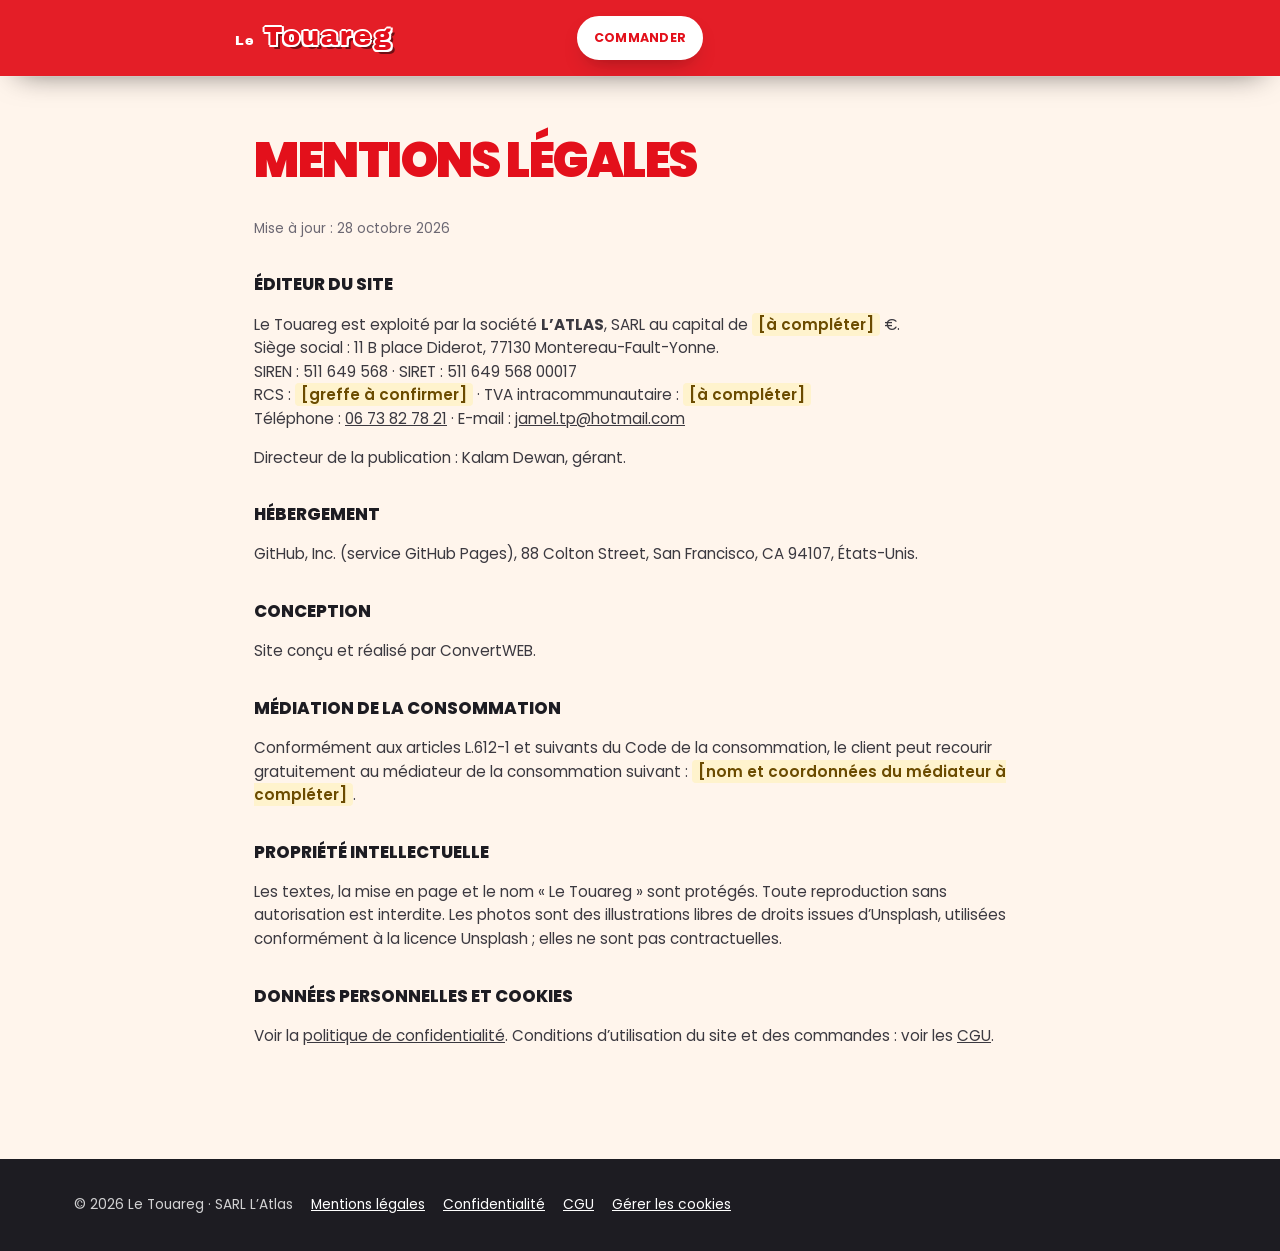
<file: mentions-legales.html>
<!doctype html>
<html lang="fr">
<head>
<meta charset="utf-8">
<meta name="viewport" content="width=device-width, initial-scale=1, viewport-fit=cover">

<title>Mentions légales · Le Touareg Montereau</title>
<meta name="description" content="Mentions légales du site du restaurant Le Touareg, 11 B place Diderot à Montereau-Fault-Yonne.">
<meta http-equiv="Content-Security-Policy" content="default-src 'self'; script-src 'self' https://gc.zgo.at; style-src 'self' 'unsafe-inline'; img-src 'self' data: https://*.goatcounter.com; font-src 'self'; connect-src 'self' https://*.goatcounter.com; object-src 'none'; base-uri 'self'; form-action 'self'; upgrade-insecure-requests">
<meta name="referrer" content="strict-origin-when-cross-origin">
<meta name="robots" content="index, follow">
<meta name="theme-color" content="#e3101b">
<link rel="canonical" href="https://convert-web.github.io/Touareg/mentions-legales.html">
<link rel="icon" href="assets/img/favicon.ico" sizes="32x32">
<link rel="icon" href="assets/img/favicon.svg" type="image/svg+xml">
<link rel="apple-touch-icon" href="assets/img/apple-touch-icon.png">
<meta property="og:type" content="website">
<meta property="og:locale" content="fr_FR">
<meta property="og:site_name" content="Le Touareg">
<meta property="og:title" content="Mentions légales · Le Touareg Montereau">
<meta property="og:description" content="Mentions légales du site du restaurant Le Touareg, 11 B place Diderot à Montereau-Fault-Yonne.">
<meta property="og:image" content="https://convert-web.github.io/Touareg/assets/img/og-image.jpg">
<meta property="og:image:alt" content="Sandwich kebab du Touareg sur fond rouge">
<meta name="twitter:card" content="summary_large_image">
<link rel="stylesheet" href="assets/css/site.css?v=20261102a">
<script src="js/donnees.js?v=20261102a" defer></script>
<script src="js/consentement.js?v=20261102a" defer></script>
</head>
<body class="page-legale">
<header class="entete plein">
  <div class="wrap entete-wrap">
    <a class="logo" href="index.html" aria-label="Le Touareg, retour à l’accueil"><span class="logo-nom"><span class="logo-le">Le</span> <span class="logo-mot">Touareg</span></span></a>
    <div class="entete-actions"><a class="btn btn-blanc btn-petit" href="index.html#carte">Commander</a></div>
  </div>
</header>
<main class="page-texte">
  <div class="wrap">
    <h1>Mentions légales</h1>
    <p class="maj">Mise à jour : 28 octobre 2026</p>

    <h2>Éditeur du site</h2>
    <p>Le Touareg est exploité par la société <strong>L’ATLAS</strong>, SARL au capital de <span class="a-completer">[à compléter]</span> €.<br>
    Siège social : 11 B place Diderot, 77130 Montereau-Fault-Yonne.<br>
    SIREN : 511 649 568 · SIRET : 511 649 568 00017<br>
    RCS : <span class="a-completer">[greffe à confirmer]</span> · TVA intracommunautaire : <span class="a-completer">[à compléter]</span><br>
    Téléphone : <a href="tel:+33673827821">06 73 82 78 21</a> · E-mail : <a href="#" data-email="jamel.tp|hotmail.com" data-email-texte>adresse protégée</a></p>
    <p>Directeur de la publication : Kalam Dewan, gérant.</p>

    <h2>Hébergement</h2>
    <p>GitHub, Inc. (service GitHub Pages), 88 Colton Street, San Francisco, CA 94107, États-Unis.</p>

    <h2>Conception</h2>
    <p>Site conçu et réalisé par ConvertWEB.</p>

    <h2>Médiation de la consommation</h2>
    <p>Conformément aux articles L.612-1 et suivants du Code de la consommation, le client peut recourir gratuitement au médiateur de la consommation suivant : <span class="a-completer">[nom et coordonnées du médiateur à compléter]</span>.</p>

    <h2>Propriété intellectuelle</h2>
    <p>Les textes, la mise en page et le nom « Le Touareg » sont protégés. Toute reproduction sans autorisation est interdite. Les photos sont des illustrations libres de droits issues d’Unsplash, utilisées conformément à la licence Unsplash ; elles ne sont pas contractuelles.</p>

    <h2>Données personnelles et cookies</h2>
    <p>Voir la <a href="politique-de-confidentialite.html">politique de confidentialité</a>. Conditions d’utilisation du site et des commandes : voir les <a href="cgu.html">CGU</a>.</p>
  </div>
</main>
<footer class="pied-simple">
  <div class="wrap">
    <span>© <span data-annee>2026</span> Le Touareg · SARL L’Atlas</span>
    <a href="mentions-legales.html">Mentions légales</a>
    <a href="politique-de-confidentialite.html">Confidentialité</a>
    <a href="cgu.html">CGU</a>
    <a href="#" data-gerer-cookies>Gérer les cookies</a>
  </div>
</footer>
</body>
</html>
</file>
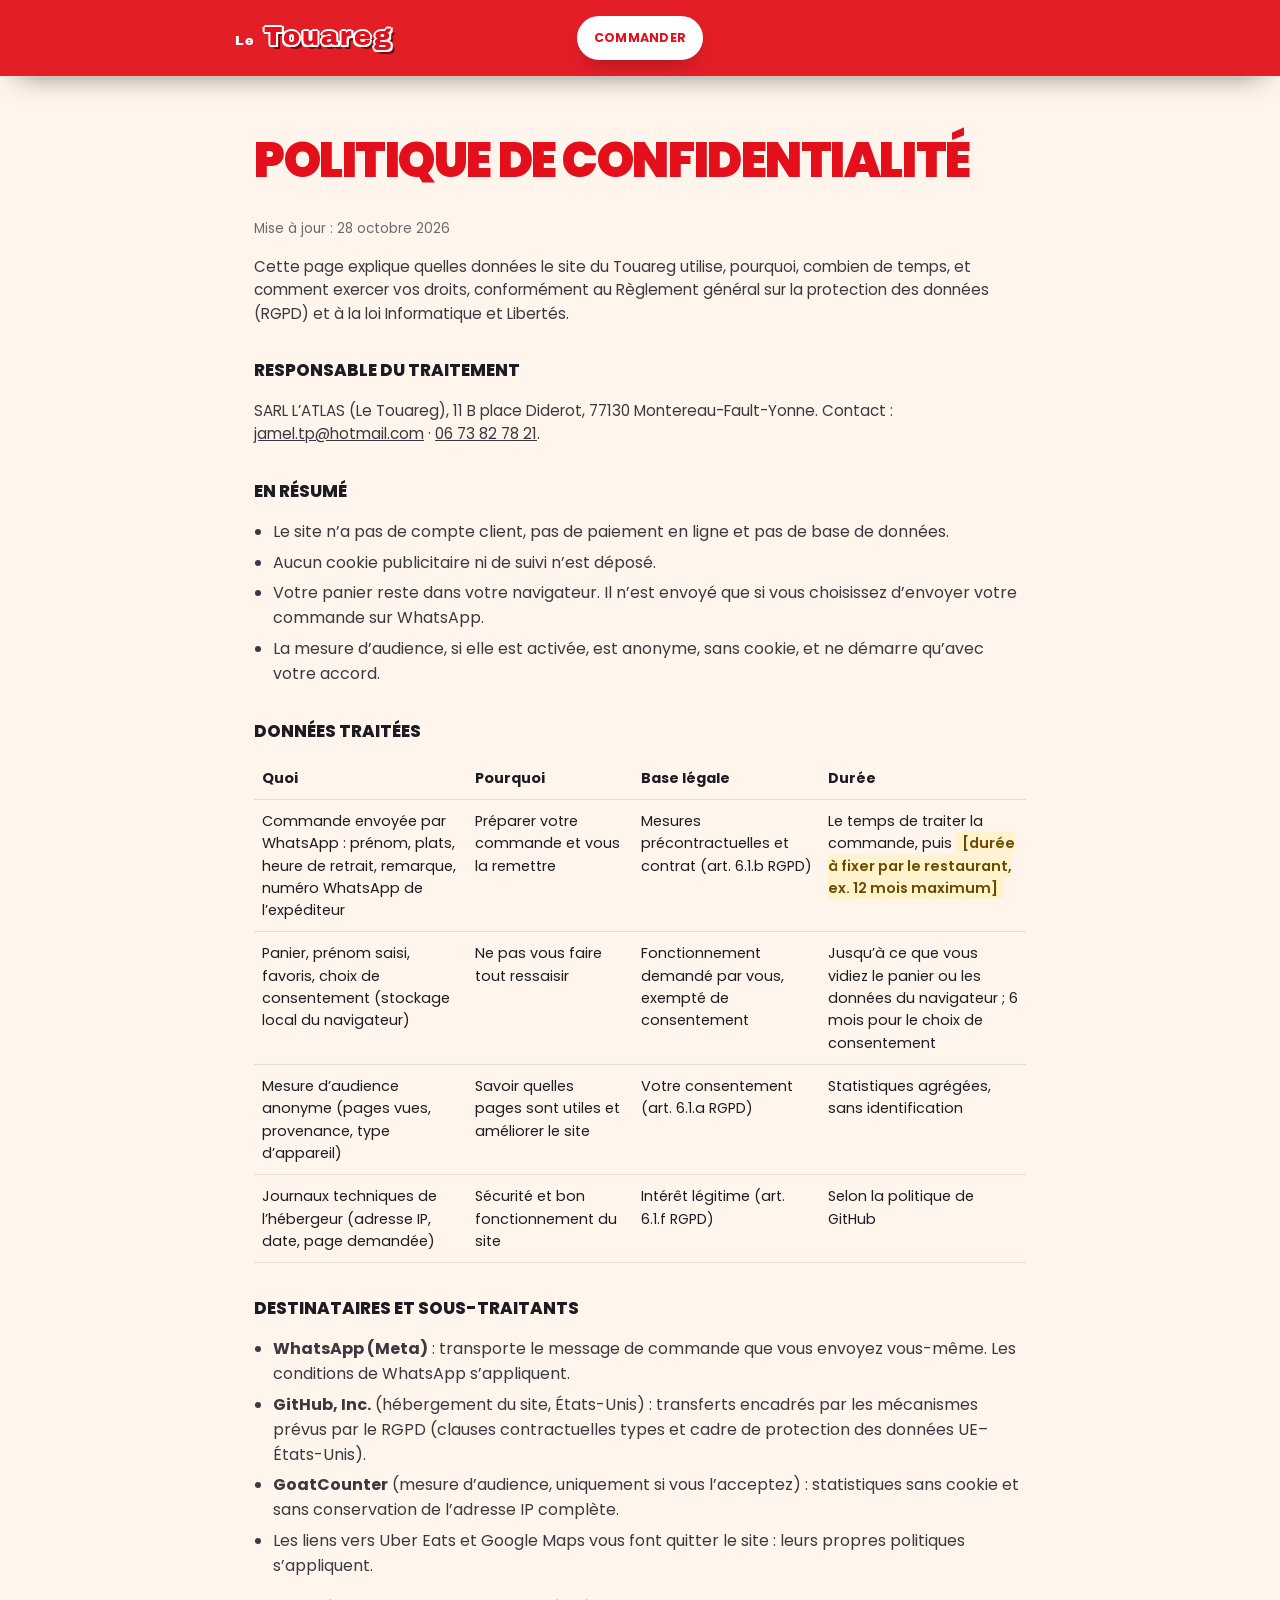
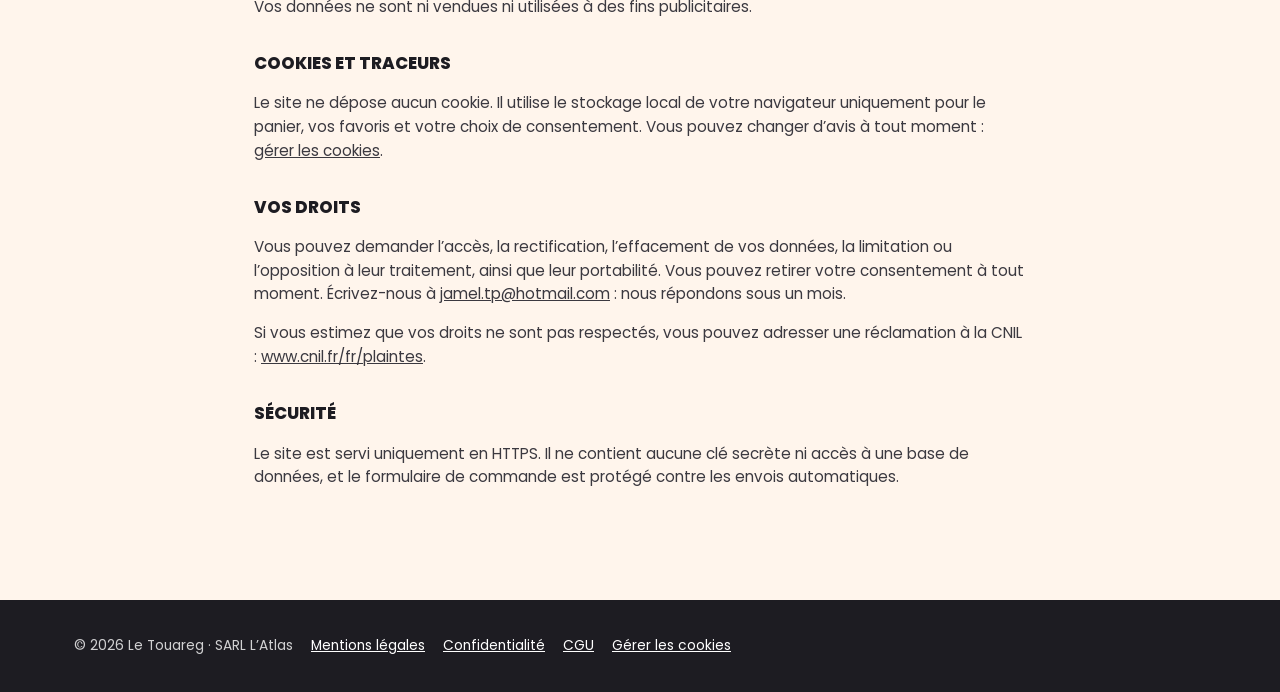
<file: politique-de-confidentialite.html>
<!doctype html>
<html lang="fr">
<head>
<meta charset="utf-8">
<meta name="viewport" content="width=device-width, initial-scale=1, viewport-fit=cover">

<title>Confidentialité et RGPD · Le Touareg Montereau</title>
<meta name="description" content="Comment le site du Touareg traite vos données personnelles : commandes WhatsApp, stockage local, mesure d’audience sans cookie, vos droits RGPD.">
<meta http-equiv="Content-Security-Policy" content="default-src 'self'; script-src 'self' https://gc.zgo.at; style-src 'self' 'unsafe-inline'; img-src 'self' data: https://*.goatcounter.com; font-src 'self'; connect-src 'self' https://*.goatcounter.com; object-src 'none'; base-uri 'self'; form-action 'self'; upgrade-insecure-requests">
<meta name="referrer" content="strict-origin-when-cross-origin">
<meta name="robots" content="index, follow">
<meta name="theme-color" content="#e3101b">
<link rel="canonical" href="https://convert-web.github.io/Touareg/politique-de-confidentialite.html">
<link rel="icon" href="assets/img/favicon.ico" sizes="32x32">
<link rel="icon" href="assets/img/favicon.svg" type="image/svg+xml">
<link rel="apple-touch-icon" href="assets/img/apple-touch-icon.png">
<meta property="og:type" content="website">
<meta property="og:locale" content="fr_FR">
<meta property="og:site_name" content="Le Touareg">
<meta property="og:title" content="Confidentialité et RGPD · Le Touareg Montereau">
<meta property="og:description" content="Comment le site du Touareg traite vos données personnelles : commandes WhatsApp, stockage local, mesure d’audience sans cookie, vos droits RGPD.">
<meta property="og:image" content="https://convert-web.github.io/Touareg/assets/img/og-image.jpg">
<meta property="og:image:alt" content="Sandwich kebab du Touareg sur fond rouge">
<meta name="twitter:card" content="summary_large_image">
<link rel="stylesheet" href="assets/css/site.css?v=20261102a">
<script src="js/donnees.js?v=20261102a" defer></script>
<script src="js/consentement.js?v=20261102a" defer></script>
</head>
<body class="page-legale">
<header class="entete plein">
  <div class="wrap entete-wrap">
    <a class="logo" href="index.html" aria-label="Le Touareg, retour à l’accueil"><span class="logo-nom"><span class="logo-le">Le</span> <span class="logo-mot">Touareg</span></span></a>
    <div class="entete-actions"><a class="btn btn-blanc btn-petit" href="index.html#carte">Commander</a></div>
  </div>
</header>
<main class="page-texte">
  <div class="wrap">
    <h1>Politique de confidentialité</h1>
    <p class="maj">Mise à jour : 28 octobre 2026</p>
    <p>Cette page explique quelles données le site du Touareg utilise, pourquoi, combien de temps, et comment exercer vos droits, conformément au Règlement général sur la protection des données (RGPD) et à la loi Informatique et Libertés.</p>

    <h2>Responsable du traitement</h2>
    <p>SARL L’ATLAS (Le Touareg), 11 B place Diderot, 77130 Montereau-Fault-Yonne. Contact : <a href="#" data-email="jamel.tp|hotmail.com" data-email-texte>adresse protégée</a> · <a href="tel:+33673827821">06 73 82 78 21</a>.</p>

    <h2>En résumé</h2>
    <ul>
      <li>Le site n’a pas de compte client, pas de paiement en ligne et pas de base de données.</li>
      <li>Aucun cookie publicitaire ni de suivi n’est déposé.</li>
      <li>Votre panier reste dans votre navigateur. Il n’est envoyé que si vous choisissez d’envoyer votre commande sur WhatsApp.</li>
      <li>La mesure d’audience, si elle est activée, est anonyme, sans cookie, et ne démarre qu’avec votre accord.</li>
    </ul>

    <h2>Données traitées</h2>
    <table>
      <thead><tr><th scope="col">Quoi</th><th scope="col">Pourquoi</th><th scope="col">Base légale</th><th scope="col">Durée</th></tr></thead>
      <tbody>
        <tr><td>Commande envoyée par WhatsApp : prénom, plats, heure de retrait, remarque, numéro WhatsApp de l’expéditeur</td><td>Préparer votre commande et vous la remettre</td><td>Mesures précontractuelles et contrat (art. 6.1.b RGPD)</td><td>Le temps de traiter la commande, puis <span class="a-completer">[durée à fixer par le restaurant, ex. 12 mois maximum]</span></td></tr>
        <tr><td>Panier, prénom saisi, favoris, choix de consentement (stockage local du navigateur)</td><td>Ne pas vous faire tout ressaisir</td><td>Fonctionnement demandé par vous, exempté de consentement</td><td>Jusqu’à ce que vous vidiez le panier ou les données du navigateur ; 6 mois pour le choix de consentement</td></tr>
        <tr><td>Mesure d’audience anonyme (pages vues, provenance, type d’appareil)</td><td>Savoir quelles pages sont utiles et améliorer le site</td><td>Votre consentement (art. 6.1.a RGPD)</td><td>Statistiques agrégées, sans identification</td></tr>
        <tr><td>Journaux techniques de l’hébergeur (adresse IP, date, page demandée)</td><td>Sécurité et bon fonctionnement du site</td><td>Intérêt légitime (art. 6.1.f RGPD)</td><td>Selon la politique de GitHub</td></tr>
      </tbody>
    </table>

    <h2>Destinataires et sous-traitants</h2>
    <ul>
      <li><strong>WhatsApp (Meta)</strong> : transporte le message de commande que vous envoyez vous-même. Les conditions de WhatsApp s’appliquent.</li>
      <li><strong>GitHub, Inc.</strong> (hébergement du site, États-Unis) : transferts encadrés par les mécanismes prévus par le RGPD (clauses contractuelles types et cadre de protection des données UE–États-Unis).</li>
      <li><strong>GoatCounter</strong> (mesure d’audience, uniquement si vous l’acceptez) : statistiques sans cookie et sans conservation de l’adresse IP complète.</li>
      <li>Les liens vers Uber Eats et Google Maps vous font quitter le site : leurs propres politiques s’appliquent.</li>
    </ul>
    <p>Vos données ne sont ni vendues ni utilisées à des fins publicitaires.</p>

    <h2>Cookies et traceurs</h2>
    <p>Le site ne dépose aucun cookie. Il utilise le stockage local de votre navigateur uniquement pour le panier, vos favoris et votre choix de consentement. Vous pouvez changer d’avis à tout moment : <a href="#" data-gerer-cookies>gérer les cookies</a>.</p>

    <h2>Vos droits</h2>
    <p>Vous pouvez demander l’accès, la rectification, l’effacement de vos données, la limitation ou l’opposition à leur traitement, ainsi que leur portabilité. Vous pouvez retirer votre consentement à tout moment. Écrivez-nous à <a href="#" data-email="jamel.tp|hotmail.com" data-email-texte>adresse protégée</a> : nous répondons sous un mois.</p>
    <p>Si vous estimez que vos droits ne sont pas respectés, vous pouvez adresser une réclamation à la CNIL : <a href="https://www.cnil.fr/fr/plaintes" target="_blank" rel="noopener">www.cnil.fr/fr/plaintes</a>.</p>

    <h2>Sécurité</h2>
    <p>Le site est servi uniquement en HTTPS. Il ne contient aucune clé secrète ni accès à une base de données, et le formulaire de commande est protégé contre les envois automatiques.</p>
  </div>
</main>
<footer class="pied-simple">
  <div class="wrap">
    <span>© <span data-annee>2026</span> Le Touareg · SARL L’Atlas</span>
    <a href="mentions-legales.html">Mentions légales</a>
    <a href="politique-de-confidentialite.html">Confidentialité</a>
    <a href="cgu.html">CGU</a>
    <a href="#" data-gerer-cookies>Gérer les cookies</a>
  </div>
</footer>
</body>
</html>
</file>
<file: assets/css/site.css>
/* =====================================================================
   LE TOUAREG · Feuille de style « mobile first »
   Les styles de base sont ceux du téléphone. Les écrans plus grands
   s'ajoutent par paliers :
     600 px  petite tablette
     768 px  tablette
     1024 px ordinateur (menu en haut, la barre basse disparaît)
   Les effets de survol ne s'appliquent qu'aux appareils avec souris.
   ===================================================================== */

@font-face { font-family: 'Poppins'; src: url('../fonts/poppins-400.woff2') format('woff2'); font-weight: 400; font-display: swap; }
@font-face { font-family: 'Poppins'; src: url('../fonts/poppins-600.woff2') format('woff2'); font-weight: 600; font-display: swap; }
@font-face { font-family: 'Poppins'; src: url('../fonts/poppins-700.woff2') format('woff2'); font-weight: 700; font-display: swap; }
@font-face { font-family: 'Poppins'; src: url('../fonts/poppins-800.woff2') format('woff2'); font-weight: 800; font-display: swap; }
@font-face { font-family: 'Poppins'; src: url('../fonts/poppins-900.woff2') format('woff2'); font-weight: 900; font-display: swap; }
@font-face { font-family: 'Lilita One'; src: url('../fonts/lilita-one.woff2') format('woff2'); font-weight: 400; font-display: swap; }

:root {
  --rouge: #e3101b;
  --rouge-vif: #f2382c;
  --rouge-fonce: #b50a13;
  --jaune: #ffc21a;
  --jaune-fonce: #f5a700;
  --creme: #fff5ec;
  --creme-2: #ffe9d6;
  --blanc: #ffffff;
  --noir: #1d1c22;
  --gris: #6c6873;
  --gris-clair: #ece6df;
  --trait: #e2ddd6;
  --vert: #1aa260;

  --f: 'Poppins', system-ui, -apple-system, 'Segoe UI', Roboto, Arial, sans-serif;
  --f-titre: 'Lilita One', var(--f);
  --r: 16px;
  --ombre: 0 14px 34px -14px rgba(120, 30, 20, .28);
  --ombre-forte: 0 22px 50px -18px rgba(120, 20, 10, .45);
  --gauche: max(16px, env(safe-area-inset-left, 0px));
  --droite: max(16px, env(safe-area-inset-right, 0px));
  --haut-securite: env(safe-area-inset-top, 0px);
  --bas-securite: env(safe-area-inset-bottom, 0px);
  --entete: 60px;
  --nav-basse: 66px;
  color-scheme: light;
}
@media (min-width: 600px) { :root { --gauche: max(24px, env(safe-area-inset-left, 0px)); --droite: max(24px, env(safe-area-inset-right, 0px)); } }
@media (min-width: 1024px) { :root { --entete: 76px; --nav-basse: 0px; } }

*, *::before, *::after { box-sizing: border-box; }
html { -webkit-text-size-adjust: 100%; scroll-behavior: smooth; scroll-padding-top: calc(var(--entete) + var(--haut-securite) + 8px); }
@media (prefers-reduced-motion: reduce) { html { scroll-behavior: auto; } *, *::before, *::after { transition: none !important; animation: none !important; } }
body {
  margin: 0; background: var(--creme); color: var(--noir); font-family: var(--f); font-size: 1rem; line-height: 1.55;
  -webkit-font-smoothing: antialiased; overflow-x: hidden;
  padding-bottom: calc(var(--nav-basse) + var(--bas-securite));
}
@media (min-width: 1024px) { body { padding-bottom: 0; } }
body.verrou { overflow: hidden; }
img { max-width: 100%; height: auto; display: block; }
a { color: inherit; }
a, button, input, select, textarea, label { -webkit-tap-highlight-color: transparent; touch-action: manipulation; }
button, input, select, textarea { font: inherit; color: inherit; }
button { cursor: pointer; }
:focus-visible { outline: 3px solid var(--jaune); outline-offset: 3px; border-radius: 8px; }
.sr { position: absolute !important; width: 1px; height: 1px; overflow: hidden; clip: rect(0 0 0 0); white-space: nowrap; }
.wrap { max-width: 1180px; margin-inline: auto; padding-left: var(--gauche); padding-right: var(--droite); }
[hidden] { display: none !important; }
.prix { font-variant-numeric: tabular-nums; white-space: nowrap; }
.fond-creme { background: var(--creme); }
.grand-ecran { display: none !important; }
@media (min-width: 1024px) { .grand-ecran { display: inline-grid !important; } }

/* ---------- Boutons ---------- */
.btn {
  --bg: var(--rouge); --fg: var(--blanc); --bd: var(--rouge);
  display: inline-flex; align-items: center; justify-content: center; gap: .55em;
  min-height: 50px; padding: 0 1.5em; border-radius: 999px; border: 2px solid var(--bd);
  background: var(--bg); color: var(--fg); text-decoration: none; white-space: nowrap;
  font-weight: 700; font-size: .92rem; letter-spacing: .02em; text-transform: uppercase;
  box-shadow: 0 10px 20px -10px rgba(227, 16, 27, .7);
  transition: transform .15s ease, background-color .15s ease, box-shadow .15s ease;
}
.btn:active { transform: scale(.97); --bg: var(--rouge-fonce); --bd: var(--rouge-fonce); }
.btn svg { width: 20px; height: 20px; flex: none; }
.btn-blanc { --bg: var(--blanc); --fg: var(--rouge); --bd: var(--blanc); box-shadow: 0 10px 22px -10px rgba(0,0,0,.35); }
.btn-contour { --bg: transparent; --fg: currentColor; --bd: currentColor; box-shadow: none; }
.btn-noir { --bg: var(--noir); --bd: var(--noir); text-transform: none; letter-spacing: 0; min-height: 58px; padding: 0 1.3em; box-shadow: 0 12px 24px -12px rgba(0,0,0,.6); }
.btn-noir span { display: grid; line-height: 1.1; text-align: left; font-size: 1.02rem; }
.btn-noir small { font-size: .75rem; font-weight: 500; opacity: .8; }
.btn-noir svg { width: 26px; height: 26px; }
.btn-petit { min-height: 44px; padding: 0 1.2em; font-size: .78rem; }
.btn-whatsapp { --bg: #1aa260; --bd: #1aa260; box-shadow: 0 10px 20px -10px rgba(26,162,96,.8); }
.btn-plein { width: 100%; }
@media (hover: hover) {
  .btn:hover { --bg: var(--rouge-fonce); --bd: var(--rouge-fonce); transform: translateY(-2px); }
  .btn-blanc:hover { --bg: var(--jaune); --bd: var(--jaune); --fg: var(--noir); }
  .btn-contour:hover { --bg: var(--blanc); --bd: var(--blanc); --fg: var(--rouge); }
  .btn-noir:hover { --bg: #000; --bd: #000; }
  .btn-whatsapp:hover { --bg: #138a50; --bd: #138a50; }
}

.rond {
  width: 46px; height: 46px; border-radius: 50%; border: 0; display: inline-grid; place-items: center; position: relative;
  background: var(--blanc); color: var(--rouge); text-decoration: none; flex: none;
  box-shadow: 0 8px 18px -8px rgba(0,0,0,.35); transition: transform .15s ease;
}
.rond:active { transform: scale(.94); }
.rond svg { width: 21px; height: 21px; }
.rond-gris { background: var(--gris-clair); color: var(--noir); box-shadow: none; }
@media (hover: hover) { .rond:hover { transform: scale(1.06); } }
.compteur {
  position: absolute; top: -4px; right: -4px; min-width: 22px; height: 22px; padding: 0 6px; border-radius: 11px;
  background: var(--jaune); color: var(--noir); font-size: .75rem; font-weight: 800; display: grid; place-items: center;
  border: 2px solid var(--rouge); font-variant-numeric: tabular-nums; line-height: 1;
}
.compteur.saut { animation: saut .35s ease; }
.compteur.zero { display: none; }
@keyframes saut { 45% { transform: scale(1.4); } }

/* ---------- En-tête ---------- */
.entete {
  position: fixed; top: 0; left: 0; right: 0; z-index: 40; color: var(--blanc);
  padding-top: var(--haut-securite); transition: background-color .25s ease, box-shadow .25s ease;
}
.entete.plein { background: var(--rouge); box-shadow: 0 10px 30px -18px rgba(0,0,0,.6); }
.entete-wrap { height: var(--entete); display: flex; align-items: center; gap: 12px; }
.logo { display: inline-flex; align-items: center; min-height: 44px; text-decoration: none; color: var(--blanc); flex: none; }
/* Nom façon enseigne du restaurant : lettres rouges bordées de blanc, avec ombre */
@font-face { font-family: 'Archivo Black'; src: url('../fonts/archivo-black.woff2') format('woff2'); font-weight: 400; font-display: swap; }
.logo-nom {
  display: inline-flex; align-items: baseline; gap: .38em; white-space: nowrap; line-height: 1;
  font-family: 'Archivo Black', var(--f); font-weight: 400; font-size: 1.22rem;
  padding: .1em .1em .2em 0;
}
.logo-le { color: var(--blanc); font-size: .5em; letter-spacing: .06em; }
.logo-mot {
  color: var(--rouge); letter-spacing: .09em;
  text-shadow: 2px 0 #fff, -2px 0 #fff, 0 2px #fff, 0 -2px #fff, 1.5px 1.5px #fff, -1.5px -1.5px #fff, 1.5px -1.5px #fff, -1.5px 1.5px #fff, 4px 4px 0 rgba(0,0,0,.5);
}
.nav { display: none; }
.entete-actions { display: flex; align-items: center; gap: 10px; margin-left: auto; }
.statut {
  display: inline-flex; align-items: center; gap: 7px; font-size: .75rem; font-weight: 600; white-space: nowrap;
  padding: 6px 11px; border-radius: 999px; background: rgba(0,0,0,.2);
}
.statut::before { content: ""; width: 8px; height: 8px; border-radius: 50%; background: #bbb; flex: none; }
.statut.ouvert::before { background: #46e08e; box-shadow: 0 0 0 4px rgba(70,224,142,.25); }
.statut.ferme::before { background: var(--jaune); }
/* Bouton jaune « J'ai faim ! » */
.btn-faim {
  --bg: var(--jaune); --fg: var(--noir); --bd: var(--jaune);
  font-weight: 800; text-transform: uppercase; letter-spacing: .04em; box-shadow: 0 12px 26px -12px rgba(120,60,0,.6);
}
.btn-faim.grand-ecran { min-height: 46px; padding: 0 22px; font-size: .85rem; }
@media (hover: hover) { .btn-faim:hover { --bg: #ffd34d; --bd: #ffd34d; transform: translateY(-1px); } }
/* Ordinateur : menu à gauche, nom au centre, actions à droite (façon grande enseigne) */
@media (min-width: 1024px) {
  .entete-wrap { display: grid; grid-template-columns: 1fr auto 1fr; gap: 20px; }
  .logo { order: 2; justify-self: center; }
  .nav { order: 1; justify-self: start; }
  .entete-actions { order: 3; justify-self: end; }
  .logo-nom { font-size: 1.6rem; }
  .nav { display: flex; gap: 2px; }
  .nav a { text-decoration: none; font-weight: 700; font-size: .8rem; letter-spacing: .06em; text-transform: uppercase; padding: 12px; border-radius: 999px; transition: background-color .15s ease; }
  .nav a:hover { background: rgba(255,255,255,.16); }
  .entete-actions { margin-left: 0; }
  .statut { font-size: .78rem; padding: 7px 12px; }
}

/* ---------- Barre de navigation basse (mobile, tablette) ---------- */
.nav-basse {
  position: fixed; z-index: 45; left: 0; right: 0; bottom: 0;
  display: grid; grid-template-columns: repeat(5, 1fr); align-items: end;
  height: calc(var(--nav-basse) + var(--bas-securite)); padding: 0 var(--droite) var(--bas-securite) var(--gauche);
  background: var(--blanc); box-shadow: 0 -8px 24px -12px rgba(60, 20, 10, .3); border-radius: 18px 18px 0 0;
}
.nav-basse a, .nav-panier {
  display: grid; justify-items: center; align-content: center; gap: 3px; height: var(--nav-basse);
  text-decoration: none; color: var(--gris); font-size: .75rem; font-weight: 600; border: 0; background: none; padding: 0;
}
.nav-basse a svg { width: 23px; height: 23px; }
.nav-basse a.actif { color: var(--rouge); }
.nav-basse a.actif span { font-weight: 800; }
.nav-panier { position: relative; color: var(--noir); font-weight: 800; }
.nav-panier-rond {
  position: relative; width: 56px; height: 56px; margin-top: -26px; border-radius: 50%; display: grid; place-items: center;
  background: var(--rouge); color: var(--blanc); border: 4px solid var(--blanc);
  box-shadow: 0 10px 20px -8px rgba(227,16,27,.8); transition: transform .15s ease;
}
.nav-panier-rond svg { width: 24px; height: 24px; }
.nav-panier-rond .compteur { top: -6px; right: -8px; }
.nav-panier:active .nav-panier-rond { transform: scale(.94); }
.nav-panier.plein .prix { color: var(--rouge); }
@media (min-width: 1024px) { .nav-basse { display: none; } }

/* ---------- Hero rouge : soleil du désert, rayons, dunes ---------- */
.hero {
  --soleil-x: 50%; --soleil-y: calc(var(--entete) + var(--haut-securite) + 100px); /* en px : ne bouge pas si la hauteur du bandeau change */
  position: relative; overflow: hidden; color: var(--blanc); isolation: isolate;
  background:
    radial-gradient(60% 45% at var(--soleil-x) var(--soleil-y), rgba(255,120,60,.55) 0%, rgba(255,80,40,0) 70%),
    radial-gradient(140% 100% at 70% 30%, #f3352a 0%, var(--rouge) 42%, #a8070f 100%);
  padding: calc(var(--entete) + var(--haut-securite) + 2px) 0 64px;
}
.hero-deco { position: absolute; inset: 0; z-index: -1; pointer-events: none; }
/* rayons de soleil (façon enseigne de fast-food), très discrets */
.hero-rayons {
  position: absolute; left: var(--soleil-x); top: var(--soleil-y); width: 170vmax; height: 170vmax; translate: -50% -50%; will-change: rotate;
  background: repeating-conic-gradient(from 0deg, rgba(255,255,255,.075) 0deg 7deg, rgba(255,255,255,0) 7deg 18deg);
  -webkit-mask-image: radial-gradient(closest-side, #000 8%, transparent 62%); mask-image: radial-gradient(closest-side, #000 10%, transparent 92%);
  animation: tourne 120s linear 1.5s infinite;
}
@keyframes tourne { to { rotate: 360deg; } }
.hero-grain { position: absolute; inset: 0; background-image: url("data:image/svg+xml,%3Csvg xmlns='http://www.w3.org/2000/svg' width='160' height='160'%3E%3Cfilter id='g'%3E%3CfeTurbulence type='fractalNoise' baseFrequency='.9' numOctaves='2' stitchTiles='stitch'/%3E%3CfeColorMatrix values='0 0 0 0 0 0 0 0 0 0 0 0 0 0 0 0 0 0 .55 0'/%3E%3C/filter%3E%3Crect width='160' height='160' filter='url(%23g)'/%3E%3C/svg%3E"); opacity: .1; }
.hero > .wrap { position: relative; z-index: 1; }
.hero-dunes { position: absolute; left: 0; right: 0; bottom: -1px; width: 100%; height: 46px; z-index: 0; display: block; }
.dune-1 { fill: rgba(110, 0, 8, .35); }
.dune-2 { fill: var(--blanc); }

.diapos { position: relative; display: grid; min-height: 460px; }
.diapo {
  grid-area: 1 / 1; display: grid; grid-template-columns: 1fr; align-items: center; gap: 6px;
  opacity: 0; visibility: hidden; transition: opacity .5s ease, visibility 0s .5s;
}
.diapo.active { opacity: 1; visibility: visible; transition: opacity .5s ease; }
.diapo-texte { display: grid; gap: 12px; justify-items: start; min-width: 0; }
/* entrée en cascade du texte */
.diapo-texte > * { transition: transform .6s cubic-bezier(.2,.8,.2,1), opacity .6s ease; }
.diapo:not(.active) .diapo-texte > * { transform: translateY(18px); opacity: 0; }
.diapo.active .diapo-texte > :nth-child(2) { transition-delay: .06s; }
.diapo.active .diapo-texte > :nth-child(3) { transition-delay: .12s; }
.diapo.active .diapo-texte > :nth-child(4) { transition-delay: .18s; }
.diapo-sur {
  display: inline-flex; align-items: center; gap: 7px; background: rgba(0,0,0,.18); color: var(--blanc);
  border: 1px solid rgba(255,255,255,.22); font-weight: 800; font-size: .75rem; letter-spacing: .1em; text-transform: uppercase;
  padding: 6px 13px 6px 10px; border-radius: 999px; -webkit-backdrop-filter: blur(6px); backdrop-filter: blur(6px);
}
.diapo-sur svg { width: 13px; height: 13px; color: var(--jaune); flex: none; }
.diapo h2 {
  margin: 0; font-weight: 900; text-transform: uppercase; line-height: .98; letter-spacing: -.025em;
  font-size: clamp(2rem, 9.4vw, 2.75rem); text-wrap: balance; text-shadow: 0 8px 30px rgba(90,0,0,.35);
}
.diapo h2 .accent {
  color: var(--jaune); position: relative; white-space: nowrap; display: inline-block;
  padding-bottom: .1em; background: url("data:image/svg+xml,%3Csvg xmlns='http://www.w3.org/2000/svg' viewBox='0 0 200 20' preserveAspectRatio='none'%3E%3Cpath d='M3 14C50 6 120 3 197 9' fill='none' stroke='%23ffc21a' stroke-width='6' stroke-linecap='round'/%3E%3C/svg%3E") no-repeat 0 100% / 100% .2em;
}
.diapo p { margin: 0; max-width: 40ch; font-size: .92rem; line-height: 1.5; color: rgba(255,255,255,.92); }
.btn-hero { min-height: 54px; padding: 0 22px 0 28px; font-size: .95rem; margin-top: 4px; box-shadow: 0 16px 30px -14px rgba(60,0,0,.75), inset 0 -3px 0 rgba(0,0,0,.12); }
.btn-hero svg { width: 18px; height: 18px; transition: transform .2s ease; }
@media (hover: hover) { .btn-hero:hover svg { transform: translateX(3px); } }

.diapo-visuel { position: relative; min-width: 0; display: grid; place-items: center; order: -1; height: 196px; }
.diapo-visuel > * { grid-area: 1 / 1; }
.soleil {
  width: 178px; height: 178px; border-radius: 50%;
  background: radial-gradient(circle at 38% 32%, #ffe08a 0%, var(--jaune) 38%, var(--jaune-fonce) 100%);
  box-shadow: 0 0 0 14px rgba(255,194,26,.16), 0 0 0 30px rgba(255,194,26,.08), 0 30px 60px -20px rgba(80,0,0,.6);
  transition: transform .8s cubic-bezier(.2,.8,.2,1);
}
.diapo:not(.active) .soleil { transform: scale(.6); }
.ombre-sol { display: none; align-self: end; width: 62%; height: 22px; border-radius: 50%; background: radial-gradient(closest-side, rgba(70,0,0,.55), rgba(70,0,0,0)); margin-bottom: 4px; }
.diapo-visuel img {
  position: relative; width: auto; max-width: 92%; max-height: 182px; object-fit: contain;
  filter: drop-shadow(0 22px 18px rgba(70, 0, 0, .45));
  transition: transform .8s cubic-bezier(.2,.8,.2,1), opacity .5s ease;
}
.diapo:not(.active) .diapo-visuel img { transform: translateX(40px) scale(.85) rotate(8deg); opacity: 0; }
.diapo.active .diapo-visuel img { animation: flotte 6s ease-in-out 1s infinite; }
@keyframes flotte { 50% { translate: 0 -8px; rotate: -1deg; } }
/* prix : pastille jaune dentelée, façon autocollant */
.badge-prix {
  position: absolute; right: 2px; top: 0; width: 86px; height: 86px; z-index: 2;
  display: grid; place-content: center; text-align: center; color: var(--rouge-fonce);
  rotate: 10deg; filter: drop-shadow(0 12px 14px rgba(70,0,0,.45));
  transition: transform .6s cubic-bezier(.3,1.6,.5,1) .25s;
}
.badge-prix::before {
  content: ""; position: absolute; inset: 0; z-index: -1; background: var(--blanc);
  clip-path: polygon(50% 0%, 61% 8%, 75% 4%, 80% 17%, 94% 21%, 92% 35%, 100% 46%, 93% 57%, 97% 71%, 84% 77%, 81% 91%, 67% 91%, 57% 100%, 46% 93%, 33% 98%, 27% 85%, 13% 82%, 13% 68%, 2% 59%, 9% 47%, 3% 34%, 15% 27%, 17% 13%, 31% 12%, 39% 2%);
}
.diapo:not(.active) .badge-prix { transform: scale(0) rotate(-40deg); transition-delay: 0s; }
.badge-prix small { font-size: .75rem; font-weight: 800; color: var(--noir); line-height: 1.1; }
.badge-prix strong { font-size: 1.45rem; font-weight: 900; line-height: 1; letter-spacing: -.04em; color: var(--rouge); }
.badge-prix strong sup { font-size: .45em; vertical-align: super; margin-left: 1px; }
.etincelle { position: absolute; color: var(--jaune); width: 16px; height: 16px; animation: scintille 2.6s ease-in-out infinite; }
.etincelle.e1 { left: 6%; top: 10%; }
.etincelle.e2 { right: 24%; bottom: 6%; width: 11px; height: 11px; animation-delay: .9s; color: var(--blanc); }
.etincelle.e3 { left: 20%; bottom: 14%; width: 10px; height: 10px; animation-delay: 1.6s; }
@keyframes scintille { 0%, 100% { scale: .6; opacity: .5; } 50% { scale: 1.1; opacity: 1; } }
.fleche-deco { display: none; }

/* points : la barre jaune avance pendant l'affichage du plat */
.hero-commandes { display: flex; align-items: center; gap: 2px; margin: 8px 0 -6px -8px; }
.points { display: flex; }
.points button { position: relative; width: 40px; height: 44px; border: 0; padding: 0; background: none; }
.points button::before, .points button::after { content: ""; position: absolute; left: 8px; right: 8px; top: 19px; height: 6px; border-radius: 3px; background: rgba(255,255,255,.35); }
.points button::after { background: var(--jaune); right: auto; width: 0; }
.points button[aria-selected="true"] { width: 68px; }
.points button[aria-selected="true"]::before { background: rgba(255,255,255,.9); }
.points button[aria-selected="true"]::after { animation: minuteur 7s linear forwards; }
.hero.en-pause .points button::after { animation-play-state: paused; }
@keyframes minuteur { from { width: 0; } to { width: calc(100% - 16px); } }
.hero-pause { width: 44px; height: 44px; border: 0; border-radius: 50%; background: none; color: var(--blanc); display: grid; place-items: center; padding: 0; opacity: .85; }
.hero-pause svg { width: 16px; height: 16px; }
@media (hover: hover) { .hero-pause:hover { background: rgba(255,255,255,.14); opacity: 1; } }

@media (min-width: 768px) {
  .hero { --soleil-x: 72%; --soleil-y: calc(var(--entete) + var(--haut-securite) + 249px); padding: calc(var(--entete) + var(--haut-securite) + 24px) 0 96px; }
  .hero-dunes { height: 80px; }
  .diapos { min-height: 450px; }
  .diapo { grid-template-columns: minmax(0, .95fr) minmax(0, 1.05fr); gap: 24px; }
  .diapo-texte { gap: 18px; }
  .diapo-sur { font-size: .78rem; padding: 7px 15px 7px 12px; }
  .diapo h1, .diapo h2 { font-size: clamp(2.6rem, 5.8vw, 4.6rem); }
  .diapo p { font-size: 1.04rem; }
  .btn-hero { min-height: 58px; padding: 0 26px 0 34px; font-size: 1rem; }
  .diapo-visuel { order: 0; height: 450px; }
  .soleil { width: min(400px, 36vw); height: min(400px, 36vw); box-shadow: 0 0 0 26px rgba(255,194,26,.14), 0 0 0 56px rgba(255,194,26,.07), 0 50px 90px -30px rgba(80,0,0,.65); }
  .ombre-sol { width: 70%; height: 36px; margin-bottom: 40px; }
  .diapo-visuel img { width: min(100%, 560px); max-width: none; max-height: 400px; }
  .badge-prix { right: 3%; top: 4%; width: 134px; height: 134px; }
  .badge-prix small { font-size: .8rem; }
  .badge-prix strong { font-size: 2.35rem; }
  .etincelle { width: 26px; height: 26px; }
  .etincelle.e1 { left: 4%; top: 14%; }
  .etincelle.e2 { right: 12%; bottom: 12%; width: 18px; height: 18px; }
  .etincelle.e3 { left: 14%; bottom: 22%; width: 14px; height: 14px; }
  .hero-commandes { margin-top: 10px; }
}

/* ---------- Barre des rayons ---------- */
.rayons { position: relative; background: var(--blanc); box-shadow: 0 16px 30px -24px rgba(0,0,0,.25); z-index: 2; }
.pilule {
  position: absolute; left: 50%; top: 0; transform: translate(-50%, -50%);
  background: var(--jaune); color: var(--noir); font-weight: 800; font-size: .76rem; letter-spacing: .08em; text-transform: uppercase;
  padding: 9px 26px; border-radius: 999px; box-shadow: 0 8px 18px -8px rgba(245,167,0,.8); white-space: nowrap;
}
.rayons-wrap { display: flex; align-items: center; gap: 6px; padding-block: 26px 10px; }
.rayons-liste {
  display: flex; gap: 2px; overflow-x: auto; scroll-snap-type: x proximity; scrollbar-width: none; flex: 1; min-width: 0; scroll-behavior: smooth;
  margin-inline: calc(var(--gauche) * -1); padding-inline: var(--gauche); scroll-padding-inline: var(--gauche);
}
.rayons-liste::-webkit-scrollbar { display: none; }
.rayon {
  flex: 0 0 82px; scroll-snap-align: start; display: grid; justify-items: center; gap: 6px; padding: 6px 2px 12px;
  border: 0; background: none; text-align: center; position: relative;
}
.rayon img { width: 60px; height: 48px; object-fit: contain; transition: transform .2s ease; filter: drop-shadow(0 6px 6px rgba(0,0,0,.15)); }
.rayon span { font-size: .75rem; font-weight: 700; letter-spacing: .03em; text-transform: uppercase; line-height: 1.2; }
.rayon::after { content: ""; position: absolute; left: 22%; right: 22%; bottom: 2px; height: 3px; border-radius: 2px; background: var(--rouge); transform: scaleX(0); transition: transform .2s ease; }
.rayon[aria-selected="true"]::after { transform: scaleX(1); }
.rayon[aria-selected="true"] span { color: var(--rouge); }
.rayon:active img { transform: scale(.92); }
.fleche { display: none; width: 44px; height: 44px; border: 0; background: none; color: var(--rouge); place-items: center; flex: none; border-radius: 50%; }
.fleche svg { width: 22px; height: 22px; }
@media (min-width: 768px) {
  .rayons-wrap { padding-block: 30px 14px; }
  .rayons-liste { margin-inline: 0; padding-inline: 0; gap: 4px; }
  .rayon { flex-basis: 104px; padding: 8px 4px 12px; }
  .rayon img { width: 74px; height: 58px; }
  .rayon span { font-size: .75rem; }
  .fleche { display: grid; }
}
@media (hover: hover) {
  .rayon:hover img { transform: translateY(-4px) scale(1.06); }
  .fleche:hover { background: var(--creme); }
}

/* ---------- Cartes offres ---------- */
.offres { position: relative; padding-block: 32px 8px; overflow: hidden; }
.offres::before {
  content: ""; position: absolute; width: 420px; height: 420px; border-radius: 50%; border: 70px solid rgba(227,16,27,.035);
  pointer-events: none; left: -220px; top: -60px;
}
.cartes-offres {
  position: relative; display: grid; grid-auto-flow: column; grid-auto-columns: 84%; gap: 12px;
  overflow-x: auto; scroll-snap-type: x mandatory; scrollbar-width: none;
  margin-inline: calc(var(--gauche) * -1); padding: 4px var(--gauche) 24px; scroll-padding-inline: var(--gauche);
}
.cartes-offres::-webkit-scrollbar { display: none; }
.offre {
  scroll-snap-align: start; position: relative; display: flex; align-items: center; gap: 8px; min-height: 168px; overflow: hidden;
  background: var(--blanc); border-radius: var(--r); padding: 20px; text-decoration: none; cursor: pointer;
  box-shadow: var(--ombre); transition: transform .2s ease, box-shadow .2s ease;
}
.offre:active { transform: scale(.98); }
.offre-texte { position: relative; z-index: 1; display: grid; gap: 6px; justify-items: start; flex: 1 1 52%; min-width: 0; }
.offre h3 { margin: 0; font-weight: 900; font-size: 1.15rem; line-height: 1.08; text-transform: uppercase; letter-spacing: -.01em; }
.offre p { margin: 0; font-size: .75rem; font-weight: 600; text-transform: uppercase; letter-spacing: .03em; color: var(--gris); line-height: 1.35; }
.offre-prix { font-size: 1.3rem; font-weight: 900; color: var(--rouge); margin-top: 6px; }
.offre-lien { margin-top: 6px; font-size: .78rem; font-weight: 800; text-transform: uppercase; color: var(--rouge); border-bottom: 2px solid currentColor; }
.offre .btn-petit { margin-top: 8px; }
.offre > img { flex: 0 1 48%; min-width: 0; width: 48%; object-fit: contain; max-height: 140px; filter: drop-shadow(0 12px 12px rgba(0,0,0,.2)); transition: transform .3s ease; }
.offre-rouge { background: linear-gradient(135deg, var(--rouge-vif), var(--rouge-fonce)); color: var(--blanc); }
.offre-rouge p { color: var(--blanc); }
.offre-rouge .offre-prix { color: var(--jaune); }
.sticker {
  position: absolute; top: 14px; right: 16px; background: var(--jaune); color: var(--noir); font-weight: 900; font-size: .76rem;
  padding: 8px 10px; border-radius: 50%; transform: rotate(12deg); box-shadow: 0 6px 12px -6px rgba(0,0,0,.4);
}
.carte-illu { width: 44%; max-width: 160px; flex: none; }
.offre-rond { flex: none; width: 46%; max-width: 230px; aspect-ratio: 1; border-radius: 50%; background: var(--creme-2); display: grid; place-items: center; margin: -10px -10px -10px 0; }
.offre-rond img { width: 92%; filter: drop-shadow(0 12px 12px rgba(0,0,0,.2)); transition: transform .3s ease; }
.offre-rond-jaune { background: #ffe39a; }
@media (min-width: 600px) {
  .cartes-offres {
    grid-auto-flow: row; grid-auto-columns: auto; grid-template-columns: repeat(2, minmax(0, 1fr)); gap: 14px;
    overflow: visible; margin-inline: 0; padding: 0; scroll-snap-type: none;
  }
  .offre-large:last-child { grid-column: span 2; }
}
@media (min-width: 1024px) {
  .offres { padding-block: 56px 24px; }
  .cartes-offres { grid-template-columns: repeat(6, minmax(0, 1fr)); gap: 20px; }
  .offre { grid-column: span 2; min-height: 190px; padding: 22px; }
  .offre-large, .offre-large:last-child { grid-column: span 3; }
  .offre h3 { font-size: 1.3rem; }
  .offre p { font-size: .75rem; }
  .offre > img { max-height: 150px; }
}
@media (hover: hover) {
  .offre:hover { transform: translateY(-5px); box-shadow: var(--ombre-forte); }
  .offre:hover > img { transform: scale(1.06) rotate(-2deg); }
  .offre:hover .offre-rond img { transform: scale(1.06) rotate(-3deg); }
}

/* ---------- La carte (grille de plats) ---------- */
.carte { position: relative; background: var(--blanc); padding-block: 40px 40px; }
.carte-tete { text-align: center; display: grid; gap: 8px; justify-items: center; margin-bottom: 16px; }
.titre-carte { margin: 0; font-family: var(--f-titre); font-weight: 400; font-size: 2.3rem; line-height: 1; color: var(--noir); letter-spacing: .005em; }
.titre-carte em { font-style: normal; color: var(--rouge); }
.carte-tete p { margin: 0; max-width: 56ch; color: var(--gris); font-size: .86rem; }

/* Filtres : collés sous l'en-tête pendant qu'on parcourt la carte (mobile) */
.filtres {
  position: sticky; top: calc(var(--entete) + var(--haut-securite)); z-index: 20;
  display: flex; gap: 8px; flex-wrap: nowrap; overflow-x: auto; scrollbar-width: none;
  margin-inline: calc(var(--gauche) * -1); padding: 10px var(--gauche);
  background: rgba(255,255,255,.96); backdrop-filter: blur(8px); -webkit-backdrop-filter: blur(8px);
  scroll-padding-inline: var(--gauche);
}
.filtres::-webkit-scrollbar { display: none; }
.filtre {
  flex: none; min-height: 44px; border: 1.5px solid var(--trait); background: var(--blanc); color: var(--noir); border-radius: 999px;
  padding: 0 18px; font-size: .86rem; font-weight: 500; white-space: nowrap; transition: all .15s ease;
}
.filtre[aria-selected="true"] { background: var(--rouge); border-color: var(--rouge); color: var(--blanc); font-weight: 600; box-shadow: 0 8px 16px -8px rgba(227,16,27,.8); }
.filtre:active { transform: scale(.96); }
.filtre .coeur-mini { width: 13px; height: 13px; vertical-align: -2px; margin-right: 4px; fill: currentColor; }
.recherche { position: relative; display: block; width: 100%; margin: 6px auto 18px; }
.recherche svg { position: absolute; left: 16px; top: 50%; width: 17px; height: 17px; transform: translateY(-50%); color: var(--gris); pointer-events: none; }
.recherche input { width: 100%; height: 48px; border-radius: 999px; border: 1.5px solid var(--trait); background: var(--creme); padding: 0 16px 0 44px; font-size: 16px; }
.recherche input:focus { outline: none; border-color: var(--rouge); background: var(--blanc); }

.grille-plats { display: grid; grid-template-columns: repeat(2, minmax(0, 1fr)); gap: 10px; }
.plat {
  position: relative; display: flex; flex-direction: column; align-items: center; text-align: center; min-width: 0;
  background: var(--blanc); border: 1px solid #ece7e1; border-radius: 14px; padding: 12px 8px 12px;
  transition: box-shadow .2s ease, border-color .2s ease, transform .2s ease;
}
.plat-image { width: 100%; height: 108px; display: grid; place-items: center; margin-bottom: 8px; cursor: pointer; border: 0; background: none; padding: 0; }
.plat-image img { max-width: 90%; max-height: 104px; object-fit: contain; filter: drop-shadow(0 10px 8px rgba(0,0,0,.18)); transition: transform .3s ease; }
.coeur {
  position: absolute; top: 2px; right: 2px; width: 44px; height: 44px; border: 0; background: none; padding: 0;
  display: grid; place-items: center; color: #cfcac4; transition: color .15s ease, transform .15s ease;
}
.coeur svg { width: 21px; height: 21px; fill: none; }
.coeur:active { transform: scale(1.2); }
.coeur[aria-pressed="true"] { color: var(--jaune-fonce); }
.coeur[aria-pressed="true"] svg { fill: currentColor; }
.plat-note { display: inline-flex; align-items: center; gap: 4px; min-height: 18px; margin-bottom: 2px; font-size: .75rem; font-weight: 600; color: var(--gris); }
.plat-note .etoiles svg { width: 13px; height: 13px; }
.plat-note .badge { font-size: .75rem; padding: 3px 7px; }
.plat h3 { margin: 0 0 3px; font-family: var(--f-titre); font-weight: 400; font-size: 1.04rem; line-height: 1.12; color: var(--noir); letter-spacing: .005em; }
.plat p { margin: 0; color: var(--gris); font-size: .75rem; line-height: 1.38; display: -webkit-box; -webkit-line-clamp: 2; -webkit-box-orient: vertical; overflow: hidden; min-height: 2.76em; }
.plat-prix { margin: 6px 0 10px; line-height: 1.2; }
.plat-prix strong { display: block; font-size: 1.1rem; font-weight: 800; color: var(--rouge); }
.plat-prix small { font-size: .75rem; font-weight: 600; color: var(--gris); }
.plat-actions { margin-top: auto; display: flex; align-items: center; justify-content: center; gap: 6px; width: 100%; }
.btn-oeil {
  width: 44px; height: 44px; border-radius: 50%; border: 0; background: #efebe7; color: var(--noir);
  display: grid; place-items: center; flex: none; transition: all .15s ease;
}
.btn-oeil svg { width: 18px; height: 18px; }
.btn-ajouter {
  display: inline-flex; align-items: center; justify-content: center; gap: 5px; min-height: 44px; padding: 0 12px; border-radius: 999px; flex: 1; max-width: 140px;
  border: 1.5px solid var(--noir); background: var(--noir); color: var(--blanc); font-weight: 600; font-size: .8rem; white-space: nowrap;
  transition: all .15s ease;
}
.btn-ajouter svg { width: 16px; height: 16px; }
.btn-ajouter:active { background: var(--rouge); border-color: var(--rouge); }
.btn-oeil:active { background: var(--rouge); color: var(--blanc); }
@media (max-width: 359px) { .btn-oeil { display: none; } }
@media (min-width: 768px) {
  .carte { padding-block: 72px 56px; }
  .carte-tete { gap: 10px; margin-bottom: 22px; }
  .titre-carte { font-size: clamp(2.6rem, 5.4vw, 3.6rem); }
  .carte-tete p { font-size: .95rem; }
  .recherche { width: min(100%, 340px); margin: 0 auto 34px; }
  .recherche input { height: 44px; background: var(--blanc); }
  .grille-plats { grid-template-columns: repeat(3, minmax(0, 1fr)); gap: 18px; }
  .plat { border-radius: 12px; padding: 22px 16px 18px; }
  .plat-image { height: 150px; margin-bottom: 14px; }
  .plat-image img { max-width: 88%; max-height: 150px; filter: drop-shadow(0 12px 10px rgba(0,0,0,.18)); }
  .coeur { top: 6px; right: 6px; }
  .coeur svg { width: 22px; height: 22px; }
  .plat-note { font-size: .75rem; margin-bottom: 4px; }
  .plat-note .etoiles svg { width: 14px; height: 14px; }
  .plat-note .badge { font-size: .75rem; padding: 3px 8px; }
  .plat h3 { font-size: 1.32rem; margin-bottom: 4px; }
  .plat p { font-size: .8rem; line-height: 1.4; min-height: 2.8em; }
  .plat-prix { margin: 8px 0 12px; }
  .plat-prix strong { font-size: 1.15rem; }
  .plat-prix small { font-size: .75rem; }
  .plat-actions { gap: 8px; width: auto; }
  .btn-oeil { width: 38px; height: 38px; }
  .btn-oeil svg { width: 17px; height: 17px; }
  .btn-ajouter { flex: none; max-width: none; min-height: 38px; padding: 0 16px; gap: 7px; font-size: .84rem; background: var(--blanc); color: var(--noir); }
}
@media (min-width: 1024px) {
  .filtres { position: static; flex-wrap: wrap; justify-content: center; overflow: visible; margin-inline: 0; padding: 0; background: none; backdrop-filter: none; -webkit-backdrop-filter: none; margin-bottom: 14px; }
  .filtre { min-height: 40px; padding: 0 16px; font-size: .84rem; }
}
@media (min-width: 1100px) { .grille-plats { grid-template-columns: repeat(4, minmax(0, 1fr)); gap: 22px; } }
/* Écrans tactiles (tablettes, ordinateurs tactiles) : on garde des cibles de 44 px */
@media (pointer: coarse) {
  .filtre { min-height: 44px; }
  .btn-oeil { width: 44px; height: 44px; }
  .btn-ajouter { min-height: 44px; }
  .pied-cols li > a, .pied-cols li > span { min-height: 44px; }
}
@media (hover: hover) {
  .filtre:hover { border-color: var(--rouge); color: var(--rouge); }
  .filtre[aria-selected="true"]:hover { color: var(--blanc); }
  .plat:hover { border-color: transparent; box-shadow: 0 18px 40px -18px rgba(40,20,10,.35); transform: translateY(-3px); }
  .plat:hover .plat-image img { transform: scale(1.06); }
  .plat:hover .btn-ajouter, .btn-ajouter:focus-visible { background: var(--noir); color: var(--blanc); }
  .plat:hover .btn-oeil { background: var(--rouge); color: var(--blanc); }
  .btn-ajouter:hover { background: var(--rouge) !important; border-color: var(--rouge); }
  .coeur:hover { color: var(--rouge); transform: scale(1.12); }
}
.badge { display: inline-flex; align-items: center; gap: 4px; font-size: .75rem; font-weight: 800; letter-spacing: .06em; text-transform: uppercase; padding: 4px 9px; border-radius: 999px; white-space: nowrap; }
.badge svg { width: 11px; height: 11px; }
.badge-n1 { background: var(--rouge); color: var(--blanc); }
.badge-populaire { background: var(--jaune); color: var(--noir); }
.badge-maison { background: var(--noir); color: var(--blanc); }
.badge-vege { background: #dff3e6; color: #13683d; }
.plat-badges { display: flex; flex-wrap: wrap; gap: 6px; }
.plat-badges:empty { display: none; }
.vide { text-align: center; padding: 40px 16px; color: var(--gris); }
.vide strong { display: block; font-family: var(--f-titre); font-weight: 400; font-size: 1.7rem; color: var(--rouge); }
.voir-plus { display: flex; justify-content: center; margin-top: 24px; }
.voir-plus .btn { text-transform: none; letter-spacing: 0; font-weight: 600; min-height: 50px; width: 100%; max-width: 320px; }
.carte-pied { font-size: .75rem; color: var(--gris); margin: 22px 0 0; text-align: center; }
@media (min-width: 768px) { .voir-plus { margin-top: 34px; } .voir-plus .btn { width: auto; min-height: 46px; } .carte-pied { font-size: .78rem; margin-top: 28px; } }

/* ---------- Bandeau jaune ---------- */
.bandeau-jaune { position: relative; overflow: hidden; background: linear-gradient(100deg, var(--jaune-fonce), var(--jaune) 60%); margin-top: 24px; }
.bj-deco { pointer-events: none; }
.bj-deco i { position: absolute; border-radius: 50%; border: 50px solid rgba(255,255,255,.14); }
.bj-deco i:first-child { width: 360px; height: 360px; left: -120px; bottom: -200px; }
.bj-deco i:last-child { width: 220px; height: 220px; right: 6%; top: -120px; border-width: 34px; }
.bj-wrap { position: relative; z-index: 1; display: grid; grid-template-columns: 1fr; }
.telephone {
  order: 2; width: 240px; justify-self: center; border-radius: 34px 34px 0 0; padding: 12px 12px 0;
  background: var(--noir); box-shadow: 0 30px 50px -20px rgba(0,0,0,.55); transform: rotate(-4deg); transform-origin: bottom center;
}
.tel-ecran { border-radius: 24px 24px 0 0; overflow: hidden; background: #ece5dd; min-height: 290px; }
.tel-barre { display: flex; align-items: center; gap: 10px; background: #0b7c62; color: #fff; padding: 12px 14px; }
.tel-barre span:last-child { display: grid; line-height: 1.15; font-size: .85rem; }
.tel-barre small { font-size: .75rem; color: #ffffff; }
.tel-avatar { width: 34px; height: 34px; border-radius: 50%; background: var(--rouge); display: grid; place-items: center; }
.tel-avatar svg { width: 14px; height: 20px; color: #fff; }
.tel-fil { padding: 14px 12px 18px; display: grid; gap: 10px; }
.bulle { justify-self: end; max-width: 92%; background: #dcf8c6; border-radius: 12px 12px 2px 12px; padding: 9px 11px 18px; font-size: .75rem; line-height: 1.4; position: relative; box-shadow: 0 1px 1px rgba(0,0,0,.08); }
.bulle-recue { justify-self: start; background: #fff; border-radius: 12px 12px 12px 2px; }
.bulle .heure { position: absolute; right: 8px; bottom: 2px; font-size: .75rem; color: #46594c; }
.bj-texte { padding-block: 36px 26px; display: grid; gap: 14px; justify-items: start; }
.bj-texte h2 { margin: 0; color: var(--noir); font-weight: 800; font-size: 1.6rem; line-height: 1.14; letter-spacing: -.02em; text-shadow: none; }
.bj-texte p { margin: 0; color: var(--noir); font-weight: 500; font-size: .92rem; max-width: 48ch; }
.bj-boutons { display: grid; gap: 10px; width: 100%; margin-top: 4px; }
.bj-boutons .btn { justify-content: flex-start; }
@media (min-width: 600px) { .bj-boutons { display: flex; flex-wrap: wrap; gap: 12px; width: auto; } }
@media (min-width: 860px) {
  .bandeau-jaune { margin-top: 90px; }
  .bj-wrap { grid-template-columns: 340px minmax(0, 1fr); gap: 48px; align-items: center; min-height: 300px; }
  .telephone { order: 0; align-self: end; margin-top: -90px; width: 290px; }
  .tel-ecran { min-height: 360px; }
  .bulle { font-size: .75rem; }
  .bj-texte { padding-block: 44px; gap: 16px; }
  .bj-texte h2 { font-size: clamp(1.7rem, 3.4vw, 2.5rem); }
  .bj-texte p { font-size: 1rem; }
}

/* ---------- Avis + infos ---------- */
.duo { padding-block: 64px 48px; }
.duo-grille { display: grid; grid-template-columns: 1fr; gap: 64px; align-items: start; }
.duo-col { position: relative; min-width: 0; }
.fantome::before { content: attr(data-texte); }
.fantome {
  position: absolute; top: -40px; left: -4px; font-weight: 900; font-size: 4rem; line-height: 1; text-transform: uppercase;
  color: rgba(227,16,27,.06); letter-spacing: -.03em; pointer-events: none; user-select: none;
}
.duo-titre { position: relative; margin: 0 0 16px; font-weight: 900; text-transform: uppercase; font-size: 1.4rem; letter-spacing: -.02em; }
.note-globale { display: flex; align-items: center; gap: 14px; background: var(--blanc); border-radius: var(--r); padding: 14px 16px; box-shadow: var(--ombre); margin-bottom: 12px; }
.note-globale strong { font-size: 2.6rem; font-weight: 900; color: var(--rouge); line-height: 1; letter-spacing: -.04em; }
.note-globale small { display: block; font-size: .78rem; color: var(--gris); font-weight: 600; }
.etoiles { display: flex; gap: 2px; color: var(--jaune-fonce); }
.etoiles svg { width: 18px; height: 18px; }
.etoiles .pale { opacity: .3; }
.palmares { display: grid; grid-template-columns: repeat(2, minmax(0, 1fr)); gap: 10px; }
.avis-carte { background: var(--blanc); border-radius: var(--r); padding: 14px; box-shadow: 0 10px 24px -18px rgba(120,30,20,.4); display: grid; gap: 4px; min-width: 0; }
.avis-carte .score { font-size: 1.5rem; font-weight: 900; color: var(--rouge); line-height: 1; letter-spacing: -.03em; }
.avis-carte .nom { font-weight: 800; font-size: .8rem; text-transform: uppercase; line-height: 1.25; }
.avis-carte small { color: var(--gris); font-size: .75rem; font-weight: 600; }
.avis-carte .jauge { height: 5px; background: var(--gris-clair); border-radius: 3px; overflow: hidden; margin-top: 6px; }
.avis-carte .jauge i { display: block; height: 100%; background: var(--rouge); border-radius: inherit; }
.source { font-size: .75rem; color: var(--gris); margin: 12px 0 0; }
.infos-carte { position: relative; border-radius: var(--r); overflow: hidden; background: var(--noir); color: var(--blanc); box-shadow: var(--ombre-forte); }
.infos-carte > img { position: absolute; inset: 0; width: 100%; height: 100%; object-fit: cover; opacity: .35; }
.infos-contenu { position: relative; padding: 20px; display: grid; gap: 16px; background: linear-gradient(180deg, rgba(29,28,34,.55), rgba(29,28,34,.92)); }
.infos-contenu address { font-style: normal; font-weight: 900; font-size: 1.4rem; text-transform: uppercase; line-height: 1.05; letter-spacing: -.02em; }
.infos-contenu address small { display: block; font-size: .86rem; font-weight: 600; text-transform: none; letter-spacing: 0; color: rgba(255,255,255,.75); margin-top: 6px; }
.horaires { width: 100%; border-collapse: collapse; font-size: .86rem; font-variant-numeric: tabular-nums; }
.horaires td { padding: 8px 0; border-bottom: 1px solid rgba(255,255,255,.12); }
.horaires td:last-child { text-align: right; font-weight: 600; }
.horaires tr.aujourdhui td { color: var(--jaune); font-weight: 800; }
.infos-boutons { display: grid; grid-template-columns: 1fr 1fr; gap: 10px; }
.infos-boutons .btn { padding: 0 1em; }
.infos-boutons .btn-contour { color: var(--blanc); }
.titres { display: flex; gap: 12px; align-items: flex-start; margin-top: 12px; background: var(--blanc); border-radius: var(--r); padding: 14px 16px; font-size: .84rem; box-shadow: 0 10px 24px -18px rgba(120,30,20,.4); }
.titres svg { width: 24px; height: 24px; color: var(--rouge); flex: none; }
@media (min-width: 900px) {
  .duo { padding-block: 80px 90px; }
  .duo-grille { grid-template-columns: minmax(0, 1fr) minmax(0, 1fr); gap: 40px; }
  .fantome { top: -52px; font-size: clamp(4rem, 9vw, 6.5rem); }
  .duo-titre { font-size: 1.6rem; margin-bottom: 20px; }
  .note-globale { padding: 16px 20px; gap: 16px; margin-bottom: 14px; }
  .note-globale strong { font-size: 3rem; }
  .palmares { gap: 12px; }
  .avis-carte { padding: 16px 18px; }
  .avis-carte .score { font-size: 1.7rem; }
  .avis-carte .nom { font-size: .88rem; }
  .infos-contenu { padding: 26px; gap: 18px; }
  .infos-contenu address { font-size: 1.6rem; }
  .horaires { font-size: .9rem; }
  .horaires td { padding: 7px 0; }
  .infos-boutons { display: flex; flex-wrap: wrap; }
}

/* ---------- Pied de page ---------- */
.pied-rouge { background: var(--rouge); color: var(--blanc); }
.pied-rouge-wrap { display: flex; flex-wrap: wrap; align-items: center; gap: 6px 22px; padding-block: 16px; }
.pied-rouge .logo { width: 100%; }
.pied-info { display: inline-flex; align-items: center; gap: 10px; min-height: 44px; text-decoration: none; font-weight: 600; font-size: .9rem; }
.rond-trait { width: 44px; height: 44px; border-radius: 50%; border: 2px solid rgba(255,255,255,.8); display: inline-grid; place-items: center; color: var(--blanc); text-decoration: none; transition: background-color .15s ease; flex: none; }
.rond-trait svg { width: 18px; height: 18px; }
.pied-info .rond-trait { width: 38px; height: 38px; }
.pied-reseaux { display: flex; gap: 10px; width: 100%; padding-top: 6px; }
.pied-noir { position: relative; overflow: hidden; background: var(--noir); color: rgba(255,255,255,.7); padding-block: 36px 28px; }
.pied-cols { position: relative; z-index: 1; display: grid; grid-template-columns: 1fr 1fr; gap: 24px 20px; }
.pied-cols > div:last-child { grid-column: 1 / -1; }
.pied-titre { margin: 0 0 6px; color: var(--blanc); font-size: .76rem; font-weight: 800; letter-spacing: .1em; text-transform: uppercase; }
.pied-cols ul { list-style: none; margin: 0; padding: 0; display: grid; font-size: .86rem; }
.pied-cols li > a, .pied-cols li > span { display: flex; align-items: center; min-height: 44px; text-decoration: none; }
.pied-filigrane { position: absolute; right: 4%; bottom: -30px; width: 150px; height: 210px; color: rgba(255,255,255,.05); }
.pied-copy { position: relative; z-index: 1; margin: 28px 0 0; font-size: .75rem; color: rgba(255,255,255,.72); }
@media (min-width: 768px) {
  .pied-rouge-wrap { gap: 18px 34px; padding-block: 20px; }
  .pied-rouge .logo { width: auto; }
  .pied-reseaux { width: auto; margin-left: auto; padding-top: 0; }
  .pied-noir { padding-block: 44px 28px; }
  .pied-cols { grid-template-columns: repeat(3, minmax(0, 220px)); gap: 28px; }
  .pied-cols > div:last-child { grid-column: auto; }
  .pied-titre { margin-bottom: 12px; }
  .pied-cols ul { gap: 8px; }
  .pied-filigrane { width: 190px; height: 260px; }
  .pied-copy { margin-top: 36px; font-size: .76rem; }
}
@media (min-width: 1024px) and (pointer: fine) { .pied-cols li > a, .pied-cols li > span { min-height: 0; } }
@media (hover: hover) {
  a.rond-trait:hover { background: var(--blanc); color: var(--rouge); }
  .pied-cols a:hover { color: var(--blanc); text-decoration: underline; }
}

/* ---------- Fenêtres : fiche produit (feuille du bas sur mobile) ---------- */
dialog { padding: 0; border: 0; color: var(--noir); background: transparent; max-width: none; max-height: none; }
dialog::backdrop { background: rgba(29, 10, 10, .6); backdrop-filter: blur(3px); }
.fiche { width: 100vw; margin: auto 0 0; max-height: 94vh; max-height: 94dvh; }
.fiche-boite { background: var(--blanc); border-radius: 24px 24px 0 0; overflow: hidden; display: flex; flex-direction: column; max-height: inherit; }
.fiche[open] .fiche-boite { animation: monte .28s cubic-bezier(.2,.8,.2,1); }
@keyframes monte { from { transform: translateY(40%); opacity: .4; } }
.fiche-visuel {
  position: relative; flex: none; height: 180px; display: grid; place-items: center; overflow: hidden;
  background: radial-gradient(120% 120% at 50% 30%, var(--rouge-vif), var(--rouge) 50%, var(--rouge-fonce));
}
.fiche-visuel::before { content: ""; position: absolute; width: 300px; height: 300px; border-radius: 50%; border: 44px solid rgba(255,255,255,.07); left: -90px; top: -120px; }
.fiche-visuel::after { content: ""; position: absolute; top: 8px; left: 50%; width: 40px; height: 5px; margin-left: -20px; border-radius: 3px; background: rgba(255,255,255,.55); }
.fiche-visuel img { position: relative; max-width: 72%; max-height: 156px; object-fit: contain; filter: drop-shadow(0 20px 20px rgba(60,0,0,.45)); }
.fiche-visuel .rond { position: absolute; top: 12px; right: 12px; }
.fiche-corps { padding: 18px 18px 8px; overflow-y: auto; display: grid; gap: 18px; overscroll-behavior: contain; }
.fiche-corps h2 { margin: 6px 0 6px; font-weight: 900; text-transform: uppercase; font-size: 1.45rem; line-height: 1.05; letter-spacing: -.02em; }
.fiche-corps .desc { margin: 0; color: var(--gris); font-size: .92rem; }
.champ { display: grid; gap: 10px; border: 0; padding: 0; margin: 0; min-width: 0; }
.champ legend, .champ > label { font-weight: 800; font-size: .82rem; text-transform: uppercase; letter-spacing: .04em; padding: 0; margin-bottom: 10px; }
.champ legend small, .champ > label small { color: var(--gris); font-weight: 500; text-transform: none; letter-spacing: 0; }
.choix-formule { display: grid; grid-template-columns: 1fr 1fr; gap: 10px; }
.option { position: relative; }
.option input { position: absolute; opacity: 0; pointer-events: none; }
.option > span { display: grid; gap: 2px; padding: 12px 14px; border-radius: 14px; border: 2px solid var(--gris-clair); background: var(--blanc); cursor: pointer; transition: all .15s ease; height: 100%; min-height: 44px; }
.option > span b { font-weight: 800; }
.option > span small { color: var(--gris); font-size: .76rem; }
.option > span .prix { font-weight: 900; color: var(--rouge); font-size: 1.1rem; margin-top: 4px; }
.option input:checked + span { border-color: var(--rouge); background: #fff1f0; }
.option input:focus-visible + span { outline: 3px solid var(--jaune); outline-offset: 2px; }
.pastilles-choix { display: flex; flex-wrap: wrap; gap: 8px; }
.pastilles-choix .option > span { padding: 0 16px; border-radius: 999px; display: inline-flex; align-items: center; font-weight: 700; font-size: .88rem; }
.saisie, .zone { width: 100%; border: 2px solid var(--gris-clair); background: var(--blanc); border-radius: 14px; padding: 12px 14px; font-size: 16px; min-height: 48px; }
.zone { min-height: 72px; resize: vertical; }
.saisie:focus, .zone:focus { outline: none; border-color: var(--rouge); }
.saisie[aria-invalid="true"] { border-color: var(--rouge); background: #fff1f0; }
.fiche-pied { display: flex; gap: 10px; align-items: center; padding: 12px 16px calc(14px + var(--bas-securite)); border-top: 1px solid var(--gris-clair); flex: none; background: var(--blanc); }
.fiche-pied .btn { flex: 1; justify-content: space-between; min-height: 52px; padding: 0 1.2em; }
.quantite { display: inline-flex; align-items: center; border-radius: 999px; background: var(--creme); flex: none; }
.quantite button { width: 44px; height: 48px; border: 0; background: none; font-size: 1.3rem; font-weight: 800; color: var(--rouge); display: grid; place-items: center; }
.quantite button:disabled { opacity: .3; cursor: default; }
.quantite output { min-width: 20px; text-align: center; font-weight: 800; font-variant-numeric: tabular-nums; }
.quantite.petite button { width: 44px; height: 44px; font-size: 1.15rem; }
@media (min-width: 640px) {
  .fiche { width: min(540px, 100vw); margin: auto; max-height: min(92vh, 860px); }
  .fiche-boite { border-radius: 24px; }
  .fiche[open] .fiche-boite { animation: none; }
  .fiche-visuel { height: 220px; }
  .fiche-visuel::after { display: none; }
  .fiche-visuel img { max-height: 190px; }
  .fiche-visuel .rond { top: 14px; right: 14px; }
  .fiche-corps { padding: 22px 24px 8px; gap: 20px; }
  .fiche-corps h2 { font-size: 1.7rem; }
  .option > span { padding: 14px 16px; }
  .fiche-pied { padding: 14px 24px 16px; gap: 12px; }
}

/* ---------- Panier (plein écran sur mobile, tiroir sur grand écran) ---------- */
.panier { width: 100vw; height: 100%; max-height: 100%; margin: 0; }
.panier[open] .panier-boite { animation: monte .28s cubic-bezier(.2,.8,.2,1); }
@keyframes glisse { from { transform: translateX(30%); opacity: .4; } }
.panier-boite { background: var(--creme); height: 100%; display: flex; flex-direction: column; }
.panier-tete { display: flex; align-items: center; justify-content: space-between; padding: calc(var(--haut-securite) + 12px) 16px 12px; background: var(--rouge); color: var(--blanc); }
.panier-tete h2 { margin: 0; font-weight: 900; text-transform: uppercase; font-size: 1.4rem; letter-spacing: -.02em; }
.panier-tete .rond { background: rgba(255,255,255,.18); color: var(--blanc); box-shadow: none; }
.panier-corps { flex: 1; overflow-y: auto; padding: 12px 14px 20px; overscroll-behavior: contain; }
.lignes { list-style: none; margin: 0; padding: 0; display: grid; gap: 10px; }
.ligne { display: grid; grid-template-columns: 56px minmax(0, 1fr) auto; gap: 4px 12px; padding: 12px; background: var(--blanc); border-radius: 14px; align-items: start; box-shadow: 0 8px 20px -16px rgba(120,30,20,.4); }
.ligne-img { width: 56px; height: 56px; border-radius: 12px; background: var(--creme-2); display: grid; place-items: center; grid-row: span 2; }
.ligne-img img { width: 86%; height: 86%; object-fit: contain; }
.ligne-nom { font-weight: 800; line-height: 1.25; font-size: .88rem; text-transform: uppercase; }
.ligne-detail { font-size: .78rem; color: var(--gris); margin-top: 2px; }
.ligne-prix { font-weight: 900; color: var(--rouge); text-align: right; }
.ligne-actions { grid-column: 2 / 4; display: flex; justify-content: space-between; align-items: center; margin-top: 6px; }
.lien-discret { border: 0; background: none; min-height: 44px; padding: 0 4px; color: var(--gris); font-size: .82rem; text-decoration: underline; }
.panier-vide { text-align: center; padding: 40px 8px; display: grid; gap: 14px; justify-items: center; }
.panier-vide img { width: 170px; filter: drop-shadow(0 14px 14px rgba(0,0,0,.18)); }
.panier-vide strong { font-weight: 900; text-transform: uppercase; font-size: 1.3rem; }
.panier-vide p { margin: 0; color: var(--gris); max-width: 30ch; }
.commande { display: grid; gap: 14px; margin-top: 14px; padding: 16px; background: var(--blanc); border-radius: 16px; }
.commande h3 { margin: 0; font-size: .8rem; font-weight: 800; letter-spacing: .08em; text-transform: uppercase; color: var(--rouge); }
.commande .champ > label { margin-bottom: 0; }
.alerte { font-size: .84rem; padding: 12px 14px; border-radius: 12px; background: #fff3cd; color: #6b4b00; margin: 0; }
.panier-pied { padding: 12px 16px calc(14px + var(--bas-securite)); display: grid; gap: 8px; background: var(--blanc); box-shadow: 0 -10px 24px -18px rgba(0,0,0,.3); }
.panier-pied .btn { min-height: 54px; }
.total { display: flex; justify-content: space-between; align-items: baseline; font-weight: 800; text-transform: uppercase; font-size: .86rem; }
.total strong { font-size: 1.75rem; font-weight: 900; color: var(--rouge); letter-spacing: -.03em; }
.petit-texte { font-size: .76rem; color: var(--gris); margin: 0; text-align: center; }
.petit-texte a { color: var(--rouge); font-weight: 700; }
.envoye { text-align: center; padding: 36px 8px; display: grid; gap: 14px; justify-items: center; }
.envoye-icone { width: 80px; height: 80px; border-radius: 50%; background: #dcf5e7; color: var(--vert); display: grid; place-items: center; }
.envoye-icone svg { width: 40px; height: 40px; }
.envoye strong { font-weight: 900; text-transform: uppercase; font-size: 1.4rem; }
.envoye p { margin: 0; color: var(--gris); max-width: 34ch; }
@media (min-width: 640px) {
  .panier { width: min(450px, 100vw); margin: 0 0 0 auto; }
  .panier[open] .panier-boite { animation-name: glisse; }
  .panier-tete { padding: calc(var(--haut-securite) + 16px) 22px 16px; }
  .panier-tete h2 { font-size: 1.6rem; }
  .panier-corps { padding: 14px 18px 22px; }
  .ligne { grid-template-columns: 62px minmax(0, 1fr) auto; }
  .ligne-img { width: 62px; height: 62px; }
  .ligne-nom { font-size: .92rem; }
  .commande { padding: 18px; margin-top: 16px; }
  .panier-pied { padding: 16px 20px calc(18px + var(--bas-securite)); gap: 10px; }
  .total strong { font-size: 1.9rem; }
}

/* ---------- Toast ---------- */
.toast {
  position: fixed; z-index: 80; left: 50%; bottom: calc(var(--nav-basse) + var(--bas-securite) + 16px); transform: translate(-50%, 20px); opacity: 0; pointer-events: none;
  background: var(--noir); color: var(--blanc); padding: 12px 18px; border-radius: 999px; font-weight: 600; font-size: .88rem;
  display: flex; align-items: center; gap: 10px; box-shadow: var(--ombre-forte); transition: all .25s ease; max-width: calc(100vw - 32px);
}
.toast svg { width: 18px; height: 18px; color: var(--jaune); flex: none; }
.toast.visible { opacity: 1; transform: translate(-50%, 0); }
@media (min-width: 1024px) { .toast { bottom: 32px; } }

/* ---------- Page légale ---------- */
.page-legale { padding-bottom: 0; }
.page-legale .entete { position: sticky; background: var(--rouge); }
.page-legale .entete-actions .btn { min-height: 44px; }
.page-texte { padding-block: 36px 72px; }
.page-texte .wrap { max-width: 820px; }
.page-texte h1 { font-weight: 900; text-transform: uppercase; font-size: clamp(1.9rem, 6vw, 3rem); letter-spacing: -.03em; color: var(--rouge); margin: 0 0 20px; }
.page-texte h2 { font-size: 1rem; font-weight: 800; text-transform: uppercase; margin: 28px 0 8px; }
.page-texte p { color: #3b3940; font-size: .95rem; }
.a-completer { background: #fff3cd; color: #6b4b00; padding: 1px 6px; border-radius: 4px; font-weight: 600; }
@media (min-width: 768px) { .page-texte { padding-block: 48px 96px; } .page-texte h2 { font-size: 1.05rem; margin-top: 32px; } }

/* ---------- Appel à l'action secondaire, discret ---------- */
.lien-sobre { display: inline-flex; align-items: center; min-height: 44px; font-weight: 700; font-size: .9rem; color: var(--noir); text-decoration: underline; text-underline-offset: 3px; }
.bj-boutons { align-items: center; }
@media (min-width: 1024px) { .entete .btn-blanc.grand-ecran, .entete .btn-faim.grand-ecran { display: inline-flex !important; } }

/* ---------- Formulaires : erreurs et champ piège ---------- */
.erreur { margin: 0; font-size: .82rem; font-weight: 600; color: var(--rouge-fonce); }
.erreur::before { content: "! "; font-weight: 900; }
.piege { position: absolute !important; left: -10000px; width: 1px; height: 1px; overflow: hidden; }

/* ---------- Bannière de consentement ---------- */
.banniere {
  position: fixed; z-index: 70; left: var(--gauche); right: var(--droite); bottom: calc(var(--nav-basse) + var(--bas-securite) + 12px);
  background: var(--blanc); color: var(--noir); border-radius: 18px; padding: 16px 16px 14px;
  box-shadow: 0 20px 50px -12px rgba(0,0,0,.45); display: grid; gap: 10px; max-width: 520px; margin-inline: auto;
}
.banniere h2 { margin: 0; font-size: 1rem; font-weight: 800; }
.banniere p { margin: 0; font-size: .84rem; line-height: 1.45; color: #45424b; }
.banniere a { color: var(--rouge-fonce); font-weight: 700; }
.banniere-boutons { display: grid; grid-template-columns: 1fr 1fr; gap: 10px; }
.btn-gris { --bg: var(--noir); --bd: var(--noir); --fg: var(--blanc); min-height: 46px; text-transform: none; letter-spacing: 0; box-shadow: none; }
@media (min-width: 1024px) { .banniere { left: auto; right: 24px; bottom: 24px; margin: 0; } }

/* ---------- Page 404 ---------- */
.page-404 { min-height: 100vh; min-height: 100dvh; display: grid; place-items: center; text-align: center; color: var(--blanc);
  background: radial-gradient(120% 90% at 50% 30%, var(--rouge-vif) 0%, var(--rouge) 45%, var(--rouge-fonce) 100%);
  padding: calc(var(--entete) + 24px) var(--droite) 48px var(--gauche); }
.page-404 .boite { display: grid; gap: 16px; justify-items: center; max-width: 520px; }
.page-404 img { width: min(70vw, 280px); filter: drop-shadow(0 24px 22px rgba(80,0,0,.45)); }
.page-404 .code { font-family: var(--f-titre); font-size: clamp(4.5rem, 22vw, 8rem); line-height: .9; }
.page-404 h1 { margin: 0; font-weight: 900; text-transform: uppercase; font-size: clamp(1.4rem, 6vw, 2.2rem); letter-spacing: -.02em; }
.page-404 p { margin: 0; color: var(--blanc); }
.page-404 .liens { display: flex; flex-wrap: wrap; gap: 12px; justify-content: center; }
.page-404 .btn-contour { color: var(--blanc); }
.page-texte ul { padding-left: 1.2em; color: #3b3940; }
.page-texte li { margin-bottom: 6px; }
.page-texte table { width: 100%; border-collapse: collapse; font-size: .9rem; margin: 12px 0; }
.page-texte th, .page-texte td { text-align: left; padding: 10px 8px; border-bottom: 1px solid var(--trait); vertical-align: top; }
.page-texte .maj { font-size: .85rem; color: var(--gris); }
.pied-simple { background: var(--noir); color: rgba(255,255,255,.8); padding-block: 24px; font-size: .86rem; }
.pied-simple .wrap { display: flex; flex-wrap: wrap; gap: 4px 18px; align-items: center; }
.pied-simple a { color: var(--blanc); display: inline-flex; align-items: center; min-height: 44px; }

/* ---------- Conversion : repères de confiance, étapes, suggestions ---------- */
.rassure { list-style: none; margin: 14px 0 0; padding: 0; display: flex; flex-wrap: wrap; gap: 8px 16px; font-size: .8rem; font-weight: 600; color: var(--blanc); }
.rassure li { display: inline-flex; align-items: center; gap: 6px; }
.rassure svg { width: 16px; height: 16px; color: var(--jaune); flex: none; }
@media (min-width: 768px) { .rassure { font-size: .88rem; gap: 10px 22px; } }

.etapes { background: var(--blanc); border-top: 1px solid var(--gris-clair); padding-block: 18px 20px; }
.etapes-titre { margin: 0 0 12px; text-align: center; font-weight: 800; font-size: .95rem; text-transform: uppercase; letter-spacing: .04em; }
.etapes-liste { list-style: none; margin: 0; padding: 0; display: grid; grid-template-columns: repeat(3, minmax(0, 1fr)); gap: 8px; }
.etapes-liste li { display: grid; justify-items: center; gap: 6px; text-align: center; font-size: .8rem; line-height: 1.3; color: var(--gris); }
.etapes-liste b { display: block; color: var(--noir); font-size: .9rem; }
.etape-num { width: 34px; height: 34px; border-radius: 50%; background: var(--rouge); color: var(--blanc); font-weight: 900; display: grid; place-items: center; font-size: .95rem; }
@media (min-width: 768px) {
  .etapes { padding-block: 26px; }
  .etapes .wrap { display: flex; align-items: center; justify-content: center; gap: 40px; }
  .etapes-titre { margin: 0; font-size: 1rem; }
  .etapes-liste { display: flex; gap: 32px; }
  .etapes-liste li { display: flex; align-items: center; gap: 10px; text-align: left; font-size: .9rem; }
  .etapes-liste b { display: inline; }
}

/* Sur mobile, un seul bouton par plat : « Ajouter » en pleine largeur */
@media (max-width: 767px) {
  .btn-oeil { display: none; }
  .btn-ajouter { max-width: none; }
}

/* Notification avec action */
.toast.avec-action { pointer-events: auto; padding: 8px 8px 8px 16px; }
.toast-action { border: 0; border-radius: 999px; background: var(--jaune); color: var(--noir); font-weight: 800; font-size: .82rem; min-height: 40px; padding: 0 14px; white-space: nowrap; }

/* Suggestions dans le panier */
.suggestions { margin-top: 14px; background: var(--blanc); border-radius: 16px; padding: 14px; }
.suggestions h3 { margin: 0 0 10px; font-size: .8rem; font-weight: 800; letter-spacing: .08em; text-transform: uppercase; color: var(--rouge); }
.suggestions-liste { display: grid; grid-template-columns: repeat(3, minmax(0, 1fr)); gap: 8px; }
.suggestion {
  display: grid; justify-items: center; gap: 4px; padding: 10px 6px; border: 1.5px dashed var(--trait); border-radius: 12px; background: var(--creme);
  font-size: .78rem; line-height: 1.2; text-align: center; min-height: 44px;
}
.suggestion img { width: 48px; height: 40px; object-fit: contain; }
.suggestion b { color: var(--rouge-fonce); font-size: .8rem; }
.suggestion:active { transform: scale(.96); }
@media (hover: hover) { .suggestion:hover { border-color: var(--rouge); border-style: solid; } }
@media (max-width: 1023px) {
  .toast.avec-action { left: var(--gauche); right: var(--droite); max-width: none; transform: translateY(20px); justify-content: space-between; border-radius: 16px; }
  .toast.avec-action.visible { transform: none; }
  .toast.avec-action span { flex: 1; min-width: 0; overflow: hidden; text-overflow: ellipsis; white-space: nowrap; }
}

/* ---------- Pied de page clarifié ---------- */
.pied-rouge-wrap { display: grid; gap: 14px; padding-block: 24px; }
.pied-accroche { display: grid; gap: 8px; }
.pied-accroche p { margin: 0; font-weight: 600; font-size: .95rem; color: var(--blanc); }
.pied-rouge-wrap .btn { width: 100%; }
.pied-cols { grid-template-columns: 1fr; gap: 28px; }
.pied-cols > div:last-child { grid-column: auto; }
.pied-col-carte { display: none; }
.pied-contact li > a, .pied-contact li > span { display: flex; align-items: center; gap: 12px; color: rgba(255,255,255,.9); }
.pied-contact svg { width: 20px; height: 20px; color: var(--jaune); flex: none; }
.pied-contact li > span > span { display: block; }
.pied-noir .pied-cols a { text-decoration: none; }
@media (min-width: 768px) {
  .pied-rouge-wrap { display: flex; align-items: center; justify-content: space-between; gap: 24px; padding-block: 26px; }
  .pied-accroche { display: flex; align-items: center; gap: 24px; }
  .pied-rouge-wrap .btn { width: auto; }
  .pied-cols { grid-template-columns: 1.3fr 1fr 1fr; gap: 32px; }
  .pied-col-carte { display: block; }
  .pied-contact { gap: 12px !important; }
}

/* ---------- Les préférés des clients ---------- */
.favoris-clients { list-style: none; margin: 0; padding: 0; display: grid; gap: 10px; }
.fav { display: grid; grid-template-columns: 64px minmax(0, 1fr) auto; align-items: center; gap: 12px; background: var(--blanc); border-radius: var(--r); padding: 10px 12px; box-shadow: 0 10px 24px -18px rgba(120,30,20,.4); }
.fav-img { width: 64px; height: 56px; border-radius: 12px; background: var(--creme-2); display: grid; place-items: center; }
.fav-img img { width: 88%; height: 88%; object-fit: contain; }
.fav-texte { display: grid; gap: 2px; min-width: 0; }
.fav-texte b { font-weight: 800; font-size: .92rem; line-height: 1.2; }
.fav-note { display: block; font-size: .78rem; font-weight: 600; color: var(--gris); }
.fav-note svg { width: 13px; height: 13px; color: var(--jaune-fonce); vertical-align: -1px; margin-right: 4px; }
.fav-prix { font-size: .82rem; font-weight: 800; color: var(--rouge-fonce); }
.fav .btn-ajouter { flex: none; max-width: none; padding: 0 12px; }
.fav .btn-ajouter svg { width: 16px; height: 16px; }
@media (max-width: 420px) { .fav .btn-ajouter span { display: none; } .fav .btn-ajouter { width: 44px; padding: 0; } }
@media (min-width: 768px) { .fav { padding: 12px 16px; } .fav .btn-ajouter { background: var(--noir); color: var(--blanc); } }
.duo-titre { margin-bottom: 14px; }
.note-globale small { line-height: 1.35; }

@media (min-width: 1024px) and (max-width: 1279px) { .entete .statut { display: none; } .nav a { padding: 12px 10px; } }
/* Texte lu par les lecteurs d'écran et les moteurs de recherche, non affiché */
.invisible { position: absolute !important; width: 1px; height: 1px; padding: 0; margin: -1px; overflow: hidden; clip: rect(0 0 0 0); white-space: nowrap; border: 0; }

/* ---------- En-tête : finitions ---------- */
.entete.plein { background: rgba(227,16,27,.94); -webkit-backdrop-filter: saturate(1.4) blur(10px); backdrop-filter: saturate(1.4) blur(10px); box-shadow: 0 1px 0 rgba(255,255,255,.12), 0 14px 30px -18px rgba(0,0,0,.6); }
@media (min-width: 1024px) {
  .nav a { position: relative; }
  .nav a::after { content: ""; position: absolute; left: 12px; right: 12px; bottom: 6px; height: 3px; border-radius: 2px; background: var(--jaune); transform: scaleX(0); transform-origin: left; transition: transform .25s ease; }
  .nav a:hover { background: none; }
  .nav a:hover::after, .nav a:focus-visible::after { transform: scaleX(1); }
}
.statut { border: 1px solid rgba(255,255,255,.16); }
/* Repères de confiance en pastilles */
.hero .rassure { gap: 8px; margin-top: 16px; }
.hero .rassure li { padding: 6px 12px 6px 10px; border-radius: 999px; background: rgba(0,0,0,.16); border: 1px solid rgba(255,255,255,.16); }
.hero .rassure svg { width: 15px; height: 15px; }
@media (max-width: 599px) { .hero .rassure li:nth-child(3) { display: none; } }
@media (max-width: 370px) { .hero .rassure li { font-size: .75rem; padding: 5px 10px 5px 8px; } }

/* ---------- Ventes : passer en menu, dernière commande, économie, FAQ ---------- */
.ligne .passer-menu { grid-column: 1 / -1; background: #fff6d6; border: 1.5px dashed var(--jaune-fonce); border-radius: 12px; padding: 10px 12px; margin-top: 2px; }
.passer-menu p { margin: 0 0 8px; font-size: .8rem; line-height: 1.35; color: var(--noir); }
.passer-menu-choix { display: flex; flex-wrap: wrap; gap: 6px; }
.passer-menu-choix button { min-height: 44px; padding: 0 14px; border-radius: 999px; border: 1.5px solid var(--noir); background: var(--blanc); color: var(--noir); font: inherit; font-size: .8rem; font-weight: 700; }
.passer-menu-choix button:active { transform: scale(.96); }
@media (hover: hover) { .passer-menu-choix button:hover { background: var(--noir); color: var(--blanc); } }

.economie { display: flex; align-items: center; gap: 6px; margin: -4px 0 0; font-size: .8rem; font-weight: 600; color: #11804a; }
.economie svg { width: 16px; height: 16px; flex: none; }

.reprise { display: grid; grid-template-columns: 56px minmax(0, 1fr); align-items: center; gap: 4px 12px; background: var(--blanc); border: 2px solid var(--jaune); border-radius: 18px; padding: 12px 14px; box-shadow: 0 14px 30px -22px rgba(120,60,0,.6); }
.reprise-img { width: 56px; height: 56px; border-radius: 14px; background: #fff6d6; display: grid; place-items: center; }
.reprise-img img { width: 86%; height: 86%; object-fit: contain; }
.reprise-texte { display: grid; gap: 2px; min-width: 0; font-size: .82rem; color: var(--gris); line-height: 1.35; }
.reprise-texte b { color: var(--noir); font-size: .95rem; font-weight: 800; }
.reprise-texte .prix { color: var(--rouge-fonce); font-weight: 800; }
.reprise-btn { grid-column: 1 / -1; min-height: 46px; margin-top: 8px; font-size: .85rem; }
.reprise-zone { margin: 0 0 18px; }
.reprise-panier { margin-bottom: 18px; }
@media (min-width: 600px) {
  .reprise { grid-template-columns: 56px minmax(0, 1fr) auto; }
  .reprise-btn { grid-column: auto; margin-top: 0; }
  .reprise-zone { max-width: 640px; margin-inline: auto; }
}

.lien-avis { display: inline-flex; align-items: center; gap: 8px; margin-top: 14px; min-height: 44px; font-weight: 700; font-size: .88rem; color: var(--noir); }
.lien-avis svg { width: 18px; height: 18px; color: var(--jaune-fonce); flex: none; }

.faq { background: var(--blanc); padding-block: 48px; }
.faq-wrap { display: grid; gap: 22px; }
.faq-tete h2 { margin: 0 0 8px; font-weight: 900; font-size: clamp(1.6rem, 6vw, 2.2rem); text-transform: uppercase; letter-spacing: -.01em; line-height: 1.05; }
.faq-tete p { margin: 0; color: var(--gris); font-size: .95rem; }
.faq-tete a { color: var(--rouge-fonce); font-weight: 700; }
.faq-liste { display: grid; gap: 10px; }
.faq details { background: var(--creme); border-radius: 16px; border: 1px solid var(--gris-clair); }
.faq summary { list-style: none; cursor: pointer; display: flex; align-items: center; justify-content: space-between; gap: 12px; min-height: 56px; padding: 12px 18px; font-weight: 800; font-size: .95rem; }
.faq summary::-webkit-details-marker { display: none; }
.faq summary::after { content: "+"; flex: none; width: 30px; height: 30px; border-radius: 50%; background: var(--rouge); color: var(--blanc); display: grid; place-items: center; font-size: 1.2rem; font-weight: 700; line-height: 1; transition: transform .2s ease; }
.faq details[open] summary::after { transform: rotate(45deg); }
.faq details p { margin: 0; padding: 0 18px 16px; color: var(--gris); font-size: .92rem; line-height: 1.6; }
@media (min-width: 900px) {
  .faq { padding-block: 72px; }
  .faq-wrap { grid-template-columns: minmax(0, .8fr) minmax(0, 1.2fr); gap: 48px; align-items: start; }
  .faq-tete { position: sticky; top: calc(var(--entete) + 24px); }
}
.faq-tete a { white-space: nowrap; }

/* Hauteur du bandeau réservée : rien ne bouge pendant le chargement des polices */
.hero { min-height: calc(var(--entete) + var(--haut-securite) + 627px); }
@media (min-width: 768px) { .hero { min-height: calc(var(--entete) + var(--haut-securite) + 675px); } }
.rayon span { min-height: 2.4em; } /* 2 lignes réservées : la barre ne change pas de hauteur au chargement des polices */
/* Place réservée pour les rayons (remplis par le script) : pas de saut à l'affichage */
.rayons-liste { min-height: 101px; }
@media (min-width: 768px) { .rayons-liste { min-height: 113px; } }
</file>
